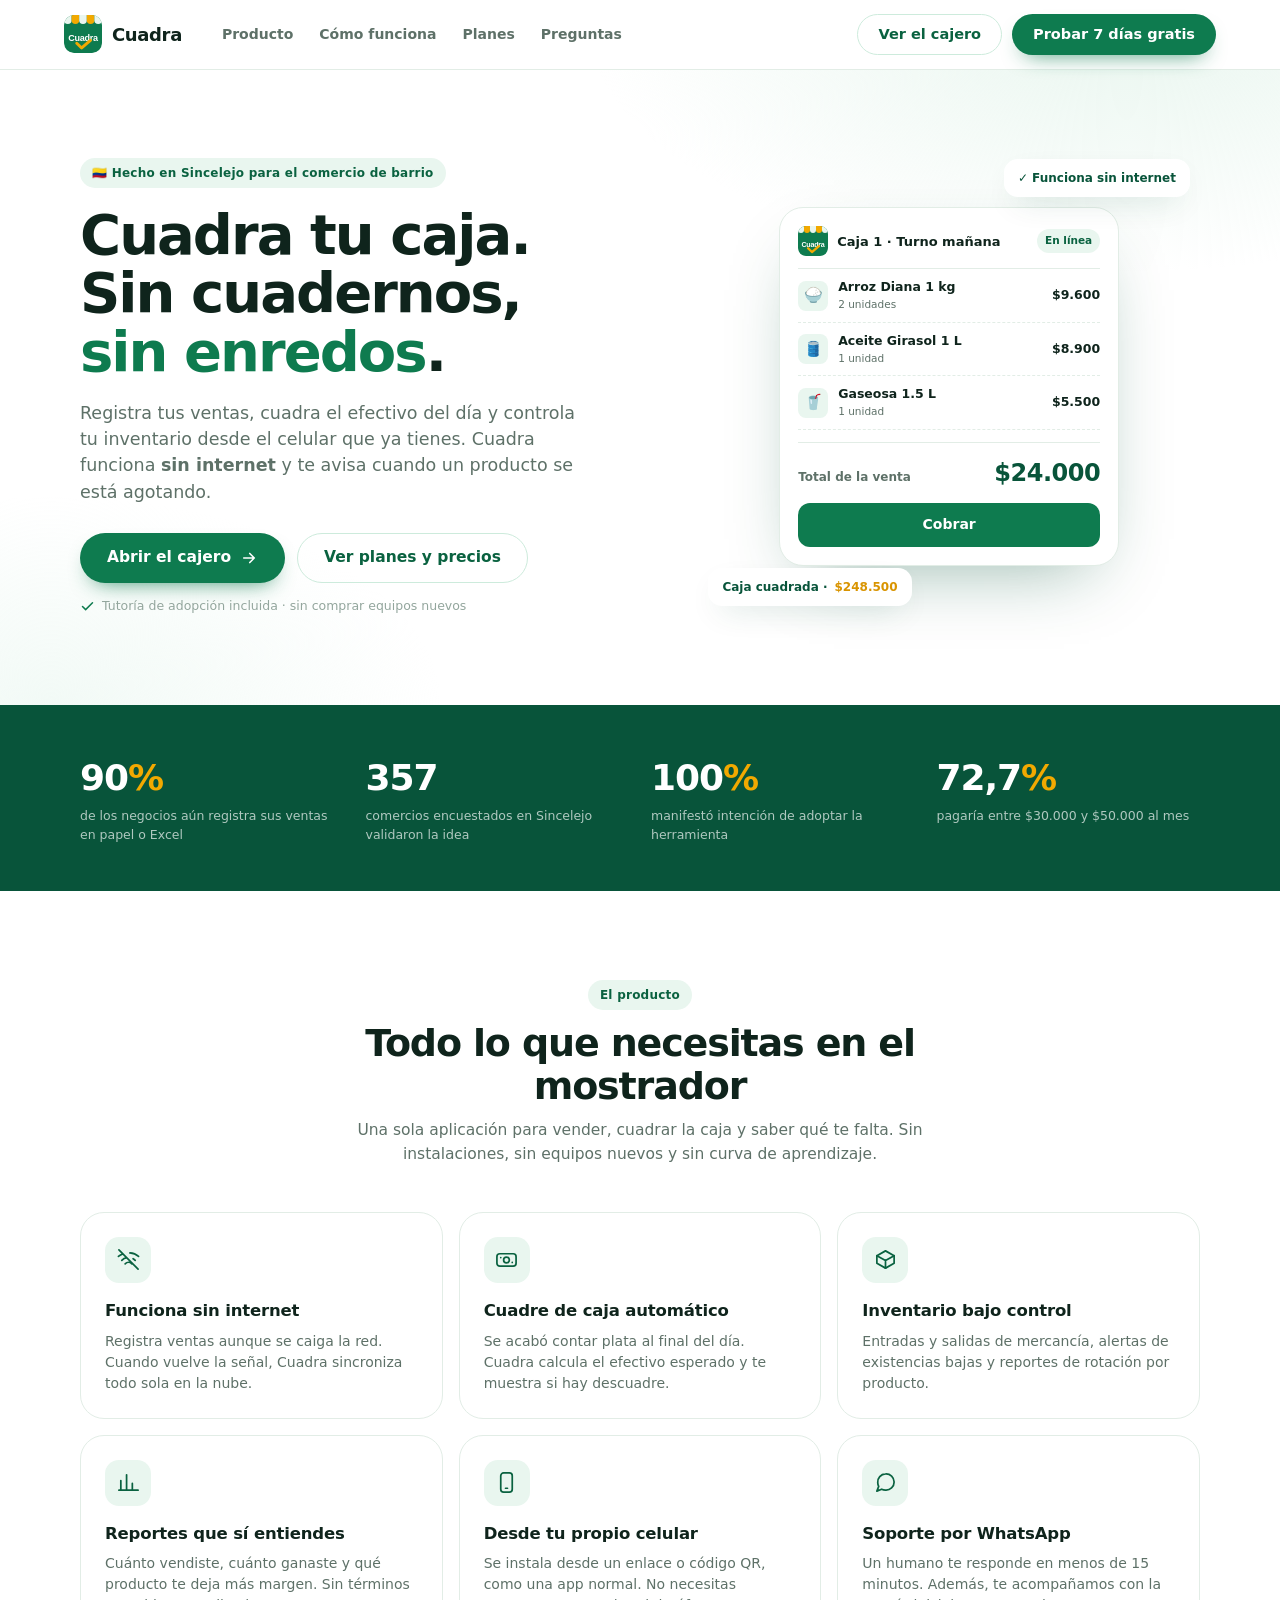
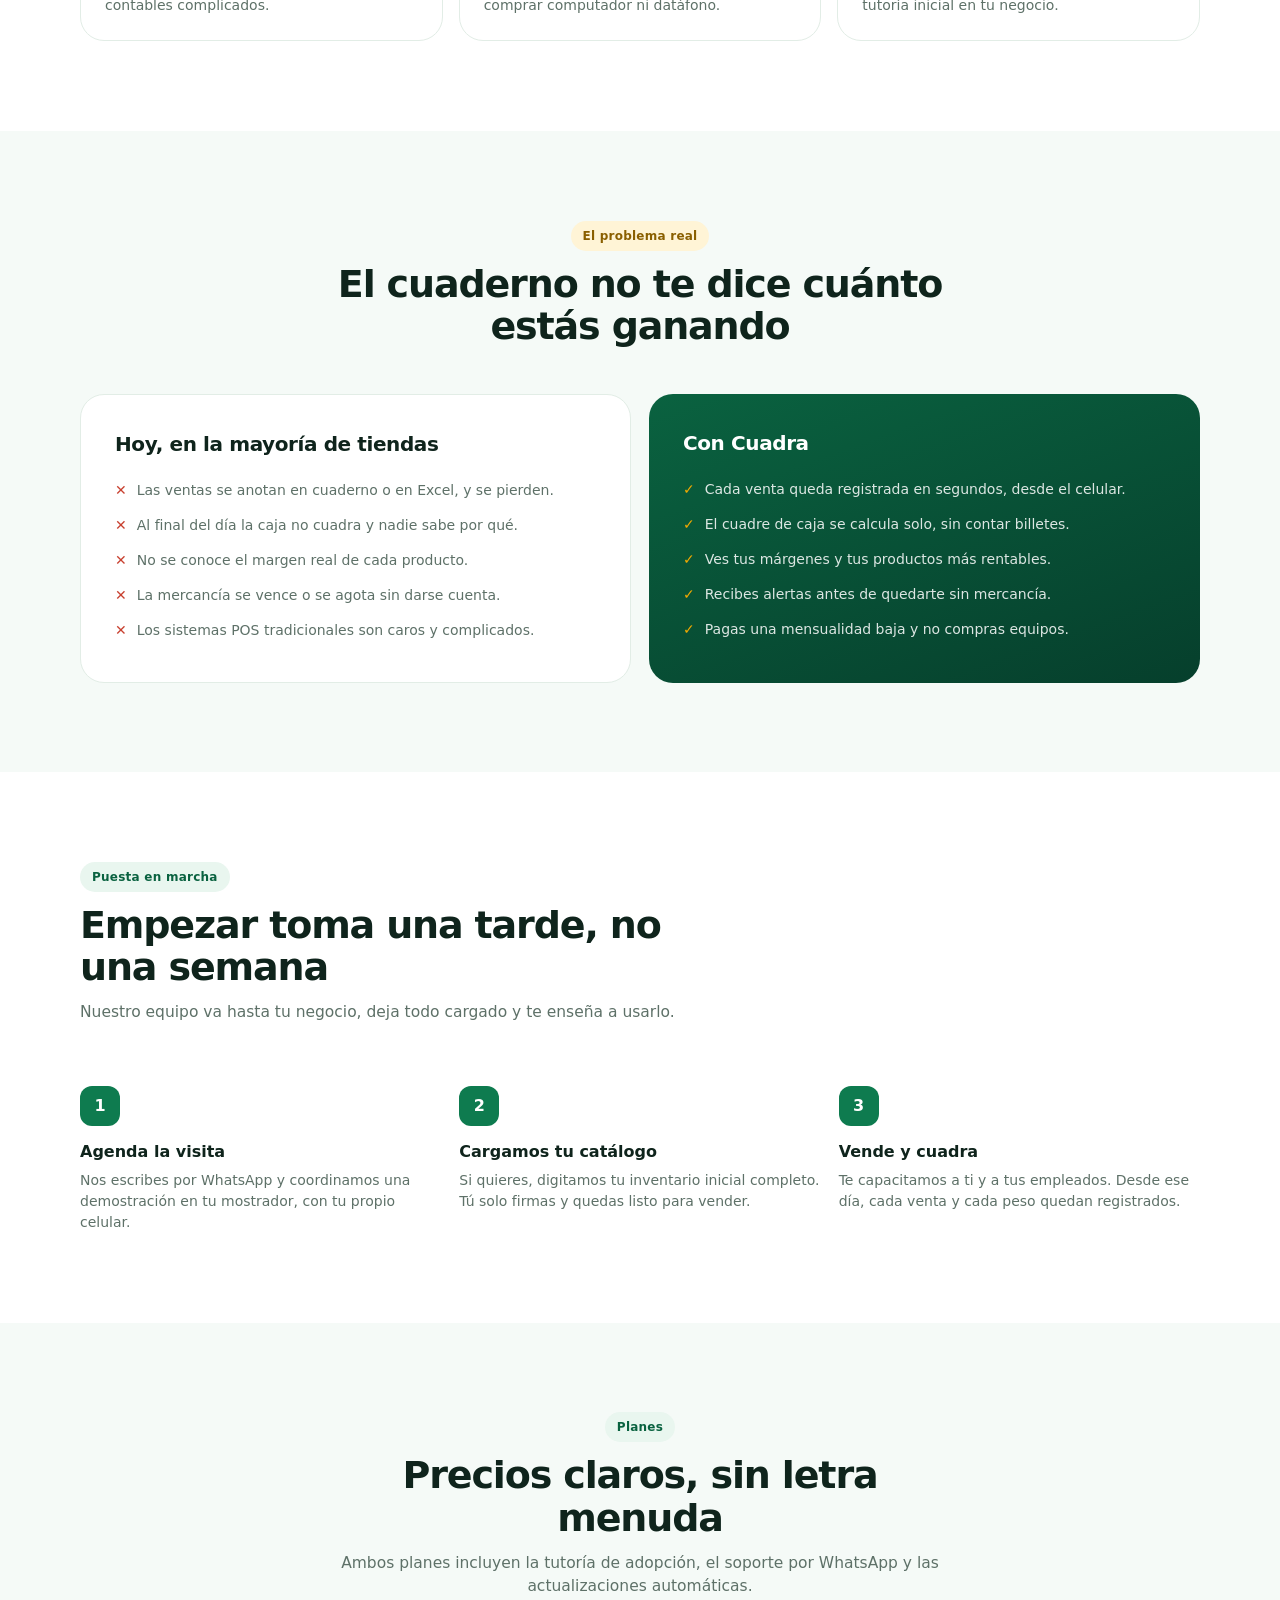
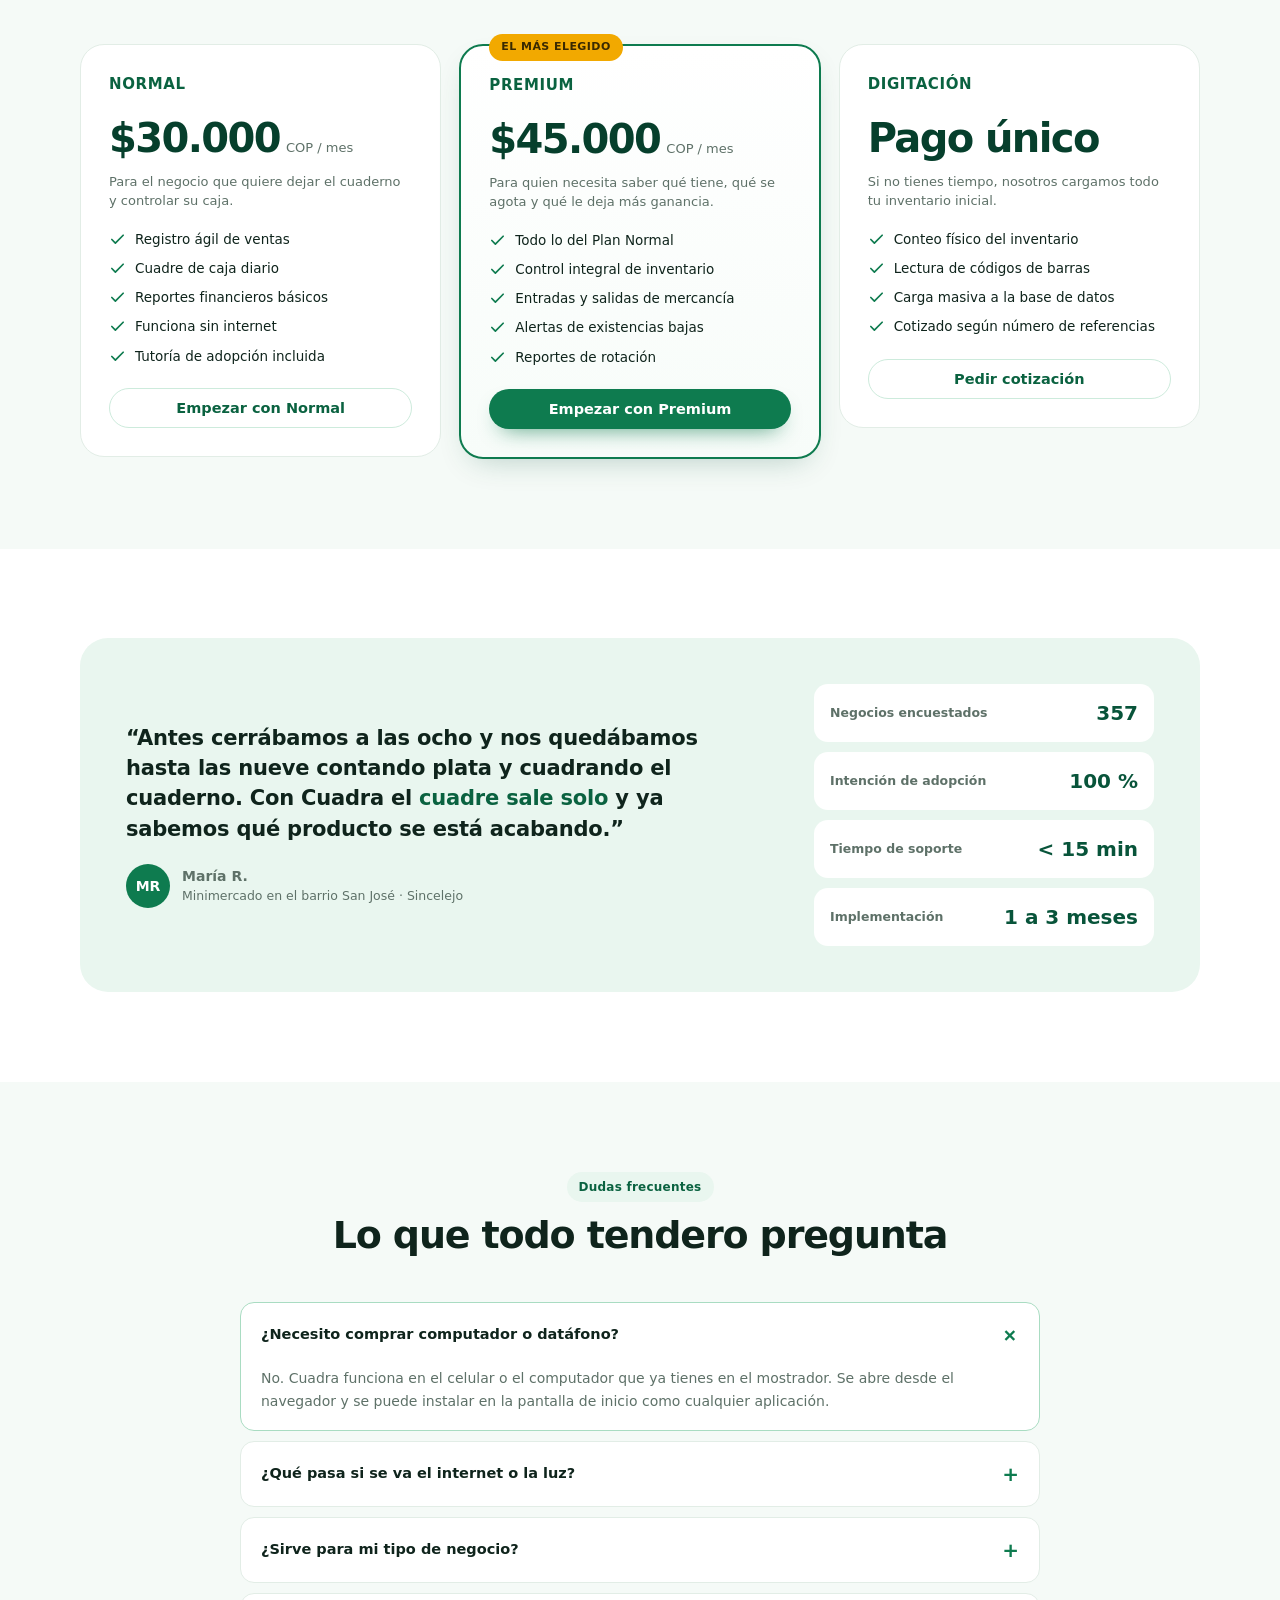
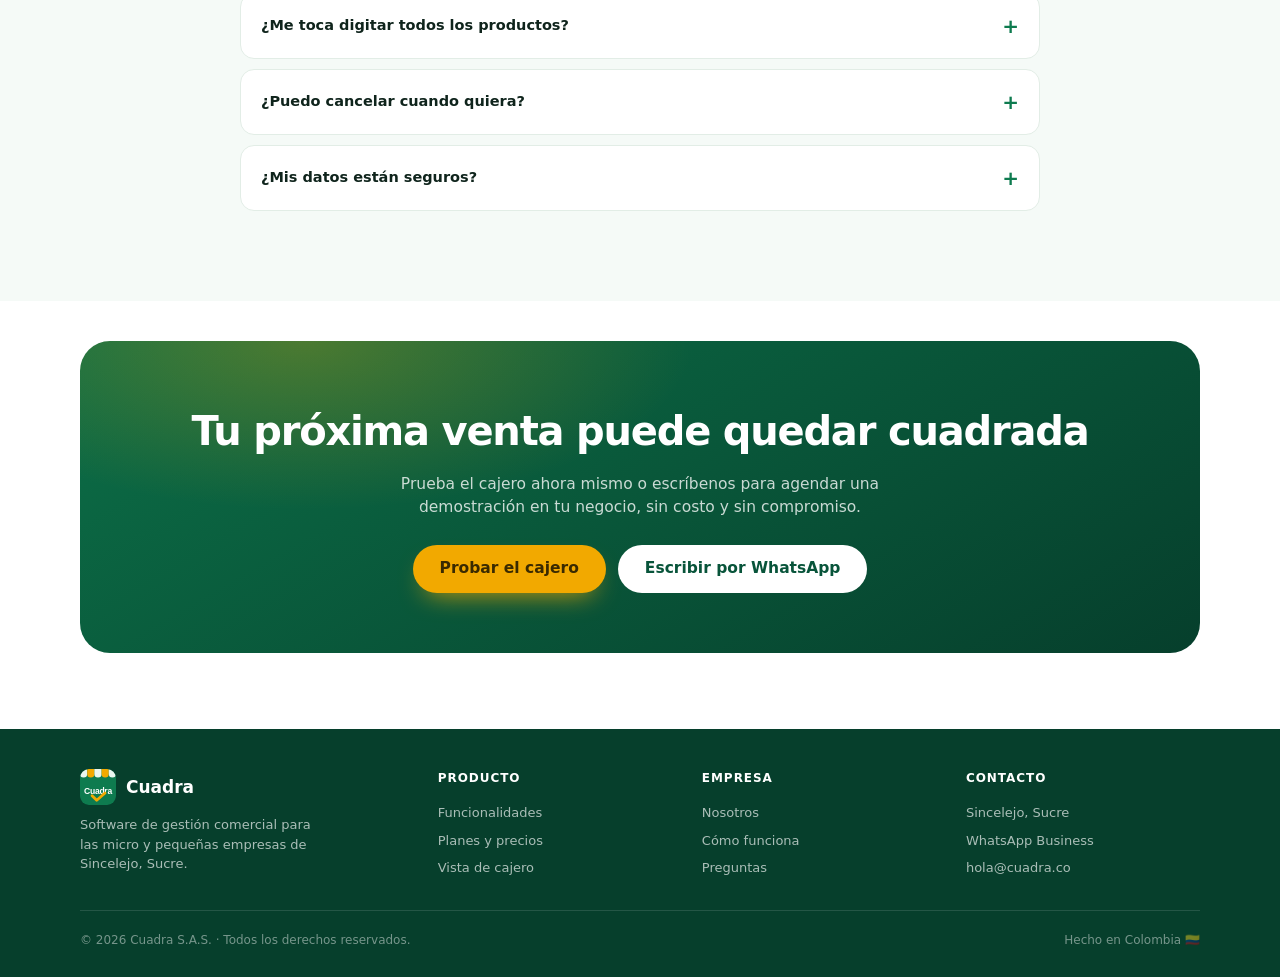
<file: index.html>
<!DOCTYPE html>
<html lang="es">
<head>
<meta charset="utf-8">
<meta name="viewport" content="width=device-width, initial-scale=1">
<title>Cuadra · Gestión de ventas e inventario</title>
<meta name="description" content="Cuadra es la aplicación de ventas e inventario para micro y pequeñas empresas de Sincelejo, Sucre.">
<meta name="theme-color" content="#0E7B4F">
<link rel="icon" href="assets/logo-cuadra.svg">
<link rel="canonical" href="nosotros.html">
<meta http-equiv="refresh" content="0; url=nosotros.html">
<style>
  html, body { height: 100%; }
  body {
    margin: 0; display: grid; place-items: center;
    font-family: "Segoe UI Variable Display", "Segoe UI", system-ui, sans-serif;
    background: radial-gradient(700px 400px at 50% 0%, #12815a 0%, #08543A 55%, #063F2C 100%);
    color: #fff; text-align: center; padding: 24px;
  }
  .logo {
    width: 96px; height: 96px; border-radius: 24px; background: #fff; padding: 5px;
    box-shadow: 0 24px 60px -24px rgba(0, 0, 0, .8);
  }
  h1 { font-size: 30px; letter-spacing: -.02em; margin: 18px 0 6px; }
  p { color: rgba(255, 255, 255, .7); font-size: 14px; margin: 0 0 22px; }
  a {
    display: inline-block; padding: 13px 24px; border-radius: 999px;
    background: #F2A900; color: #3A2A00; font-weight: 800; font-size: 14px;
    text-decoration: none;
  }
</style>
</head>
<body>
  <main>
    <img class="logo" src="assets/logo-cuadra.svg" alt="Cuadra">
    <h1>Cuadra</h1>
    <p>Cargando el sitio…</p>
    <a href="nosotros.html">Entrar</a>
  </main>
</body>
</html>
</file>
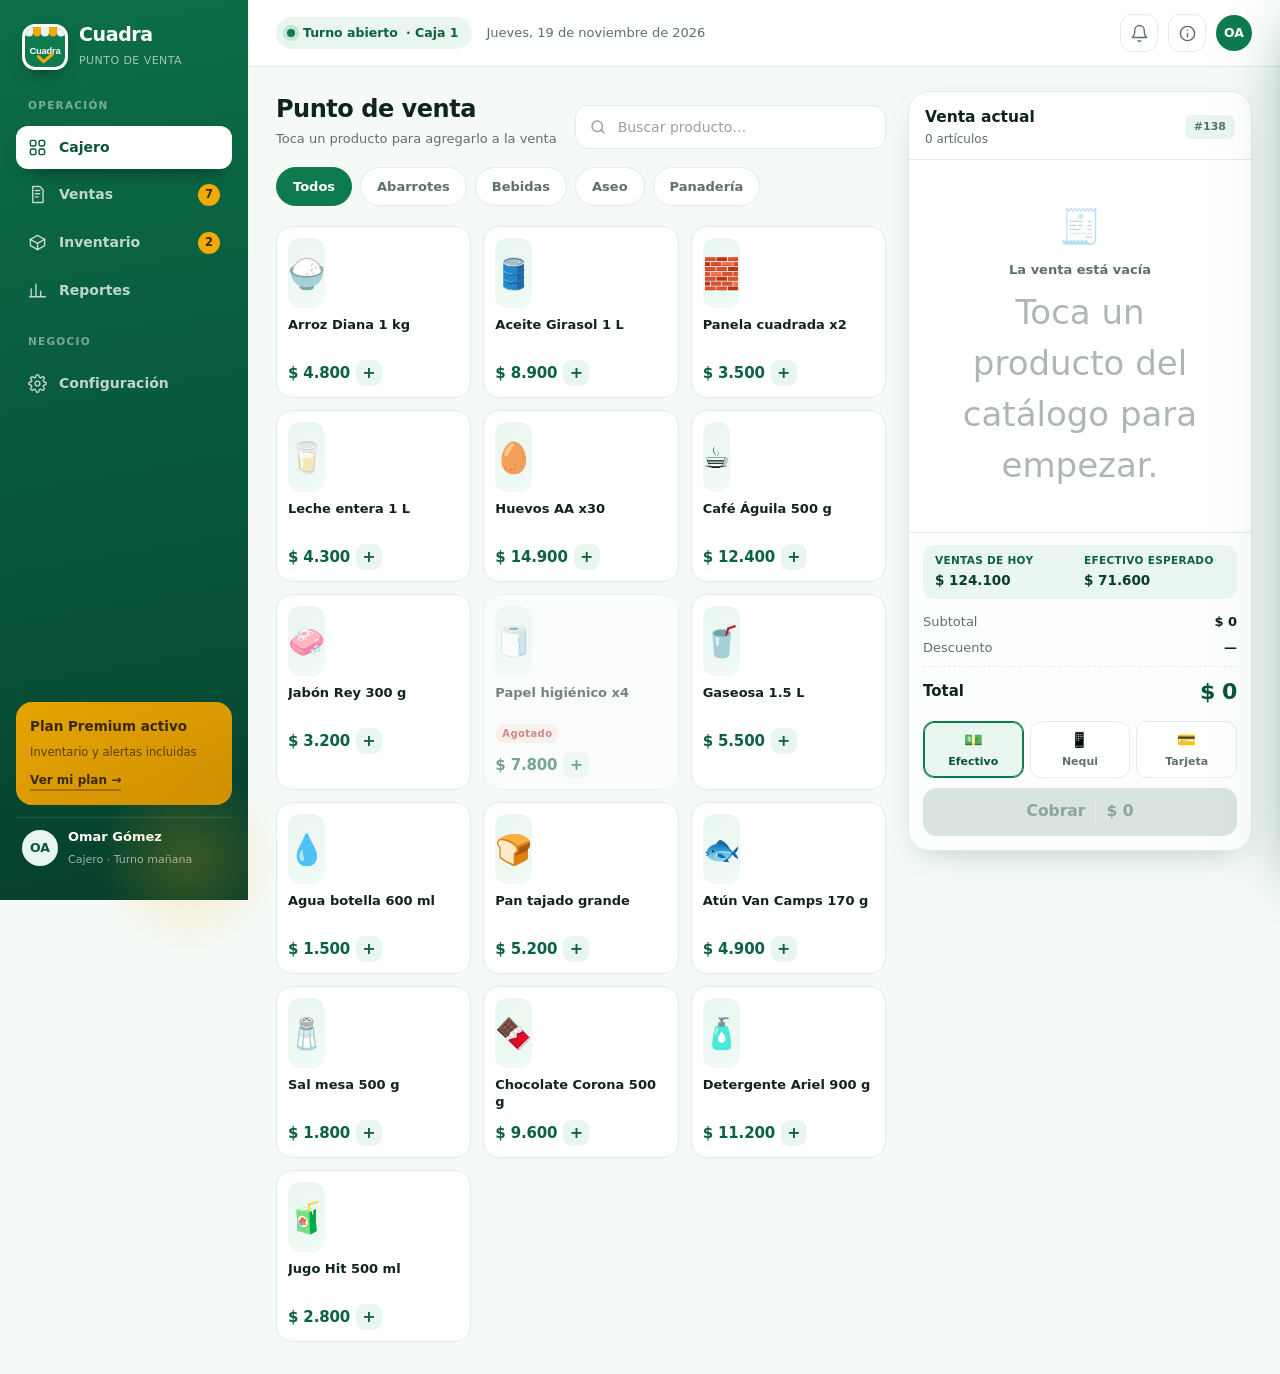
<file: cajero.html>
<!DOCTYPE html>
<html lang="es">
<head>
<meta charset="utf-8">
<meta name="viewport" content="width=device-width, initial-scale=1, viewport-fit=cover">
<meta name="theme-color" content="#0E7B4F">
<title>Cuadra · Cajero</title>
<link rel="icon" href="assets/logo-cuadra.svg">
<link rel="stylesheet" href="assets/app.css">
</head>
<body>

<div class="app">

  <!-- ================= BARRA LATERAL ================= -->
  <aside class="sidebar">
    <a class="marca" href="nosotros.html" title="Ir a la página Nosotros">
      <img class="marca__logo" src="assets/logo-cuadra.svg" alt="Cuadra">
      <span>
        <span class="marca__nombre">Cuadra</span><br>
        <span class="marca__sub">Punto de venta</span>
      </span>
    </a>

    <nav class="nav" aria-label="Navegación principal">
      <p class="nav__titulo">Operación</p>

      <a class="nav-item activo" href="#cajero" data-ir="cajero">
        <svg viewBox="0 0 24 24" fill="none" stroke="currentColor" stroke-width="1.8" stroke-linecap="round" stroke-linejoin="round"><rect x="3" y="3" width="7" height="7" rx="2"/><rect x="14" y="3" width="7" height="7" rx="2"/><rect x="3" y="14" width="7" height="7" rx="2"/><rect x="14" y="14" width="7" height="7" rx="2"/></svg>
        Cajero
      </a>

      <a class="nav-item" href="#ventas" data-ir="ventas">
        <svg viewBox="0 0 24 24" fill="none" stroke="currentColor" stroke-width="1.8" stroke-linecap="round" stroke-linejoin="round"><path d="M6 2h9l4 4v16H6z"/><path d="M9 7h6M9 11h6M9 15h4"/></svg>
        Ventas
        <span class="nav-item__badge" id="badgeVentas">0</span>
      </a>

      <a class="nav-item" href="#inventario" data-ir="inventario">
        <svg viewBox="0 0 24 24" fill="none" stroke="currentColor" stroke-width="1.8" stroke-linecap="round" stroke-linejoin="round"><path d="M21 8l-9-5-9 5v8l9 5 9-5z"/><path d="M3 8l9 5 9-5M12 13v8"/></svg>
        Inventario
        <span class="nav-item__badge" id="badgeInv">0</span>
      </a>

      <a class="nav-item" href="#reportes" data-ir="reportes">
        <svg viewBox="0 0 24 24" fill="none" stroke="currentColor" stroke-width="1.8" stroke-linecap="round" stroke-linejoin="round"><path d="M4 20V10M10 20V4M16 20v-7M22 20H2"/></svg>
        Reportes
      </a>

      <p class="nav__titulo" style="margin-top:18px">Negocio</p>

      <a class="nav-item" href="#config" data-ir="config">
        <svg viewBox="0 0 24 24" fill="none" stroke="currentColor" stroke-width="1.8" stroke-linecap="round" stroke-linejoin="round"><circle cx="12" cy="12" r="3"/><path d="M19.4 15a1.7 1.7 0 0 0 .3 1.9l.1.1a2 2 0 1 1-2.8 2.8l-.1-.1a1.7 1.7 0 0 0-1.9-.3 1.7 1.7 0 0 0-1 1.5V21a2 2 0 1 1-4 0v-.1a1.7 1.7 0 0 0-1.1-1.5 1.7 1.7 0 0 0-1.9.3l-.1.1a2 2 0 1 1-2.8-2.8l.1-.1a1.7 1.7 0 0 0 .3-1.9 1.7 1.7 0 0 0-1.5-1H3a2 2 0 1 1 0-4h.1A1.7 1.7 0 0 0 4.6 9a1.7 1.7 0 0 0-.3-1.9l-.1-.1a2 2 0 1 1 2.8-2.8l.1.1a1.7 1.7 0 0 0 1.9.3H9a1.7 1.7 0 0 0 1-1.5V3a2 2 0 1 1 4 0v.1a1.7 1.7 0 0 0 1 1.5 1.7 1.7 0 0 0 1.9-.3l.1-.1a2 2 0 1 1 2.8 2.8l-.1.1a1.7 1.7 0 0 0-.3 1.9V9a1.7 1.7 0 0 0 1.5 1H21a2 2 0 1 1 0 4h-.1a1.7 1.7 0 0 0-1.5 1z"/></svg>
        Configuración
      </a>
    </nav>

    <div class="sidebar__pie">
      <div class="tarjeta-plan">
        <strong>Plan Premium activo</strong>
        <span>Inventario y alertas incluidas</span>
        <a href="nosotros.html#planes">Ver mi plan →</a>
      </div>
      <div class="usuario">
        <span class="avatar">OA</span>
        <span class="usuario__info">
          <b>Omar Gómez</b>
          <span>Cajero · Turno mañana</span>
        </span>
      </div>
    </div>
  </aside>

  <!-- ================= CONTENIDO ================= -->
  <main class="pos">

    <header class="topbar">
      <a class="topbar__marca" href="nosotros.html">
        <img src="assets/logo-cuadra.svg" alt="">
        <span>Cuadra</span>
      </a>

      <span class="estado"><span class="estado__punto"></span> Turno abierto<span class="estado__extra"> · Caja 1</span></span>
      <span class="topbar__fecha">Jueves, 19 de noviembre de 2026</span>

      <div class="topbar__acciones">
        <button class="icono-btn" type="button" aria-label="Notificaciones" data-ir="inventario">
          <svg viewBox="0 0 24 24" fill="none" stroke="currentColor" stroke-width="1.8" stroke-linecap="round" stroke-linejoin="round"><path d="M18 8a6 6 0 1 0-12 0c0 7-3 9-3 9h18s-3-2-3-9"/><path d="M13.7 21a2 2 0 0 1-3.4 0"/></svg>
        </button>
        <a class="icono-btn icono-btn--info" href="nosotros.html" aria-label="Ver la página del producto">
          <svg viewBox="0 0 24 24" fill="none" stroke="currentColor" stroke-width="1.8" stroke-linecap="round" stroke-linejoin="round"><circle cx="12" cy="12" r="9"/><path d="M12 16v-4M12 8h.01"/></svg>
        </a>
        <a class="avatar" href="#config" data-ir="config" style="background:#0E7B4F;color:#fff" title="Configuración">OA</a>
      </div>
    </header>

    <!-- ---------- VISTA: CAJERO ---------- -->
    <section class="vista activa" id="vista-cajero">
      <div class="pos-grid">

        <div class="catalogo" aria-label="Catálogo de productos">
          <div class="catalogo__cab">
            <div>
              <h1>Punto de venta</h1>
              <p class="muted">Toca un producto para agregarlo a la venta</p>
            </div>
            <div class="buscador">
              <svg viewBox="0 0 24 24" fill="none" stroke="currentColor" stroke-width="2" stroke-linecap="round"><circle cx="11" cy="11" r="7"/><path d="m20 20-3.5-3.5"/></svg>
              <input id="buscar" type="search" placeholder="Buscar producto…" aria-label="Buscar producto">
            </div>
          </div>

          <div class="chips" id="chips" role="tablist" aria-label="Categorías"></div>
          <div class="productos" id="productos"></div>
        </div>

        <aside class="ticket" id="ticket" aria-label="Venta actual">
          <div class="ticket__cab">
            <div>
              <h2>Venta actual</h2>
              <p id="cantidadItems">0 artículos</p>
            </div>
            <span class="ticket__folio" id="folio">#124</span>
            <button class="icono-btn ticket__cerrar" id="cerrarTicket" type="button" aria-label="Cerrar">
              <svg viewBox="0 0 24 24" fill="none" stroke="currentColor" stroke-width="2" stroke-linecap="round"><path d="M18 6 6 18M6 6l12 12"/></svg>
            </button>
          </div>

          <div class="ticket__items" id="items"></div>

          <div class="ticket__pie">
            <div class="resumen-turno">
              <div><span>Ventas de hoy</span><b id="ventasHoy">$0</b></div>
              <div><span>Efectivo esperado</span><b id="efectivoHoy">$0</b></div>
            </div>

            <div class="fila"><span>Subtotal</span><b id="subtotal">$0</b></div>
            <div class="fila"><span>Descuento</span><b>—</b></div>
            <div class="fila fila--total"><span>Total</span><b id="total">$0</b></div>

            <div class="pagos" role="group" aria-label="Método de pago">
              <button class="pago activo" type="button" data-pago="Efectivo"><em>💵</em> Efectivo</button>
              <button class="pago" type="button" data-pago="Nequi"><em>📱</em> Nequi</button>
              <button class="pago" type="button" data-pago="Tarjeta"><em>💳</em> Tarjeta</button>
            </div>

            <button class="btn-cobrar" id="cobrar" type="button">
              Cobrar <span id="cobrarTotal">$0</span>
            </button>
          </div>
        </aside>

      </div>
    </section>

    <!-- ---------- VISTA: VENTAS ---------- -->
    <section class="vista panel-vista" id="vista-ventas">
      <div class="vista-cab">
        <div>
          <h1>Ventas</h1>
          <p class="muted">Historial de transacciones del negocio</p>
        </div>
        <div class="acciones">
          <div class="buscador">
            <svg viewBox="0 0 24 24" fill="none" stroke="currentColor" stroke-width="2" stroke-linecap="round"><circle cx="11" cy="11" r="7"/><path d="m20 20-3.5-3.5"/></svg>
            <input id="buscarVenta" type="search" placeholder="Buscar por folio o producto…" aria-label="Buscar venta">
          </div>
          <button class="btn btn-primary" type="button" data-ir="cajero">+ Nueva venta</button>
        </div>
      </div>

      <div class="kpis" id="kpisVentas"></div>

      <div class="chips" id="chipsVentas" role="tablist" aria-label="Periodo">
        <button class="chip activo" data-periodo="hoy">Hoy</button>
        <button class="chip" data-periodo="semana">Últimos 7 días</button>
        <button class="chip" data-periodo="todas">Todas</button>
        <button class="chip" data-periodo="anuladas">Anuladas</button>
      </div>

      <div class="lista">
        <div class="lista__cab">
          <span>Folio y fecha</span>
          <span style="margin-left:auto">Método · Total · Estado</span>
        </div>
        <div id="listaVentas"></div>
      </div>
    </section>

    <!-- ---------- VISTA: INVENTARIO ---------- -->
    <section class="vista panel-vista" id="vista-inventario">
      <div class="vista-cab">
        <div>
          <h1>Inventario</h1>
          <p class="muted">Existencias, precios y alertas de reposición</p>
        </div>
        <div class="acciones">
          <div class="buscador">
            <svg viewBox="0 0 24 24" fill="none" stroke="currentColor" stroke-width="2" stroke-linecap="round"><circle cx="11" cy="11" r="7"/><path d="m20 20-3.5-3.5"/></svg>
            <input id="buscarInv" type="search" placeholder="Buscar por nombre o SKU…" aria-label="Buscar producto">
          </div>
          <button class="btn btn-primary" type="button" id="nuevoProducto">+ Producto</button>
        </div>
      </div>

      <div class="kpis" id="kpisInv"></div>

      <div class="chips" id="chipsInv" role="tablist" aria-label="Categorías">
        <button class="chip activo" data-cat="Todos">Todos</button>
        <button class="chip" data-cat="Abarrotes">Abarrotes</button>
        <button class="chip" data-cat="Bebidas">Bebidas</button>
        <button class="chip" data-cat="Aseo">Aseo</button>
        <button class="chip" data-cat="Panadería">Panadería</button>
        <button class="chip" id="soloAlertas" aria-pressed="false">⚠ Solo alertas</button>
      </div>

      <div class="lista">
        <div class="lista__cab">
          <span>Producto</span>
          <span style="margin-left:auto">Precio · Stock · Estado</span>
        </div>
        <div id="listaInv"></div>
      </div>
    </section>

    <!-- ---------- VISTA: REPORTES ---------- -->
    <section class="vista panel-vista" id="vista-reportes">
      <div class="vista-cab">
        <div>
          <h1>Reportes</h1>
          <p class="muted">Resumen de los últimos 7 días</p>
        </div>
      </div>

      <div class="kpis" id="kpisReportes"></div>

      <div class="rejilla-reportes">
        <div class="tarjeta-panel">
          <h3>Ventas por día</h3>
          <div class="barras" id="barrasDias"></div>
        </div>

        <div class="tarjeta-panel">
          <h3>Métodos de pago</h3>
          <div id="metodosPago"></div>
        </div>

        <div class="tarjeta-panel">
          <h3>Productos más vendidos</h3>
          <div id="topProductos"></div>
        </div>

        <div class="tarjeta-panel">
          <h3>Cuadre de hoy</h3>
          <div id="cuadreHoy"></div>
        </div>
      </div>
    </section>

    <!-- ---------- VISTA: CONFIGURACIÓN ---------- -->
    <section class="vista panel-vista" id="vista-config">
      <div class="vista-cab">
        <div>
          <h1>Configuración</h1>
          <p class="muted">Datos del negocio y preferencias</p>
        </div>
      </div>

      <form class="tarjeta-panel" id="formConfig" style="max-width:640px">
        <div class="grid-2">
          <div class="campo">
            <label for="cfgNegocio">Nombre del negocio</label>
            <input id="cfgNegocio" type="text" autocomplete="organization">
          </div>
          <div class="campo">
            <label for="cfgNit">NIT</label>
            <input id="cfgNit" type="text">
          </div>
          <div class="campo">
            <label for="cfgTelefono">Teléfono / WhatsApp</label>
            <input id="cfgTelefono" type="tel">
          </div>
          <div class="campo">
            <label for="cfgDireccion">Dirección</label>
            <input id="cfgDireccion" type="text">
          </div>
        </div>

        <div class="preferencias">
          <div class="pref">
            <div>
              <b>Alertas de stock bajo</b>
              <span>Avisar cuando un producto llegue al mínimo</span>
            </div>
            <button type="button" class="switch" data-switch="alertas" aria-checked="true" aria-label="Alertas de stock bajo"></button>
          </div>

          <div class="pref">
            <div>
              <b>Resumen diario</b>
              <span>Enviar el cuadre de caja al cerrar el turno</span>
            </div>
            <button type="button" class="switch" data-switch="resumen" aria-checked="true" aria-label="Resumen diario"></button>
          </div>

          <div class="pref">
            <div>
              <b>Modo sin conexión</b>
              <span>Guardar las ventas en el dispositivo cuando no haya internet</span>
            </div>
            <button type="button" class="switch" data-switch="offline" aria-checked="true" aria-label="Modo sin conexión"></button>
          </div>
        </div>

        <button class="btn btn-primary" type="submit">Guardar cambios</button>
      </form>
    </section>

  </main>
</div>

<!-- ================= NAVEGACIÓN MÓVIL ================= -->
<nav class="bottom-nav" aria-label="Navegación móvil">
  <a class="activo" href="#cajero" data-ir="cajero">
    <svg viewBox="0 0 24 24" fill="none" stroke="currentColor" stroke-width="1.8" stroke-linecap="round" stroke-linejoin="round"><rect x="3" y="3" width="7" height="7" rx="2"/><rect x="14" y="3" width="7" height="7" rx="2"/><rect x="3" y="14" width="7" height="7" rx="2"/><rect x="14" y="14" width="7" height="7" rx="2"/></svg>
    Cajero
  </a>
  <a href="#ventas" data-ir="ventas">
    <svg viewBox="0 0 24 24" fill="none" stroke="currentColor" stroke-width="1.8" stroke-linecap="round" stroke-linejoin="round"><path d="M6 2h9l4 4v16H6z"/><path d="M9 7h6M9 11h6M9 15h4"/></svg>
    Ventas
  </a>
  <a href="#inventario" data-ir="inventario">
    <svg viewBox="0 0 24 24" fill="none" stroke="currentColor" stroke-width="1.8" stroke-linecap="round" stroke-linejoin="round"><path d="M21 8l-9-5-9 5v8l9 5 9-5z"/><path d="M3 8l9 5 9-5M12 13v8"/></svg>
    Inventario
  </a>
  <a href="#reportes" data-ir="reportes">
    <svg viewBox="0 0 24 24" fill="none" stroke="currentColor" stroke-width="1.8" stroke-linecap="round" stroke-linejoin="round"><path d="M4 20V10M10 20V4M16 20v-7M22 20H2"/></svg>
    Reportes
  </a>
</nav>

<!-- Barra flotante del carrito (móvil) -->
<div class="cart-bar" id="cartBar" hidden>
  <div class="cart-bar__info">
    <span id="cartBarInfo">0 artículos</span>
    <b id="cartBarTotal">$0</b>
  </div>
  <button type="button" id="abrirTicket">Ver venta</button>
</div>

<div class="scrim" id="scrim"></div>

<!-- ================= MODAL DE COBRO ================= -->
<div class="modal" id="modal" role="dialog" aria-modal="true" aria-labelledby="modalTitulo">
  <div class="modal__caja">
    <div class="modal__icono">
      <svg viewBox="0 0 24 24" fill="none" stroke="currentColor" stroke-width="2" stroke-linecap="round" stroke-linejoin="round"><path d="M20 6 9 17l-5-5"/></svg>
    </div>
    <h3 id="modalTitulo">Confirmar cobro</h3>
    <p>Revisa el monto antes de cerrar la venta.</p>

    <div class="modal__total">
      <span>Total a cobrar</span>
      <b id="modalTotal">$0</b>
    </div>

    <div class="campo">
      <label for="efectivo">Efectivo recibido</label>
      <input id="efectivo" type="number" inputmode="numeric" min="0" step="100" placeholder="0">
    </div>

    <div class="cambio">
      <span>Cambio</span>
      <b id="cambio">$0</b>
    </div>

    <div class="modal__acciones">
      <button class="btn btn-ghost" type="button" id="cerrarModal">Cancelar</button>
      <button class="btn btn-primary" type="button" id="confirmarVenta">Registrar venta</button>
    </div>
  </div>
</div>

<!-- ================= DETALLE DE VENTA ================= -->
<div class="drawer" id="drawerVenta" aria-hidden="true">
  <div class="drawer__fondo" data-cerrar-drawer></div>
  <aside class="drawer__caja" role="dialog" aria-modal="true" aria-labelledby="dvTitulo">
    <header class="drawer__cab">
      <div>
        <h2 id="dvTitulo">Venta</h2>
        <p id="dvFecha">—</p>
      </div>
      <button class="icono-btn" type="button" data-cerrar-drawer aria-label="Cerrar">
        <svg viewBox="0 0 24 24" fill="none" stroke="currentColor" stroke-width="2" stroke-linecap="round"><path d="M18 6 6 18M6 6l12 12"/></svg>
      </button>
    </header>

    <div class="drawer__cuerpo" id="dvItems"></div>

    <footer class="drawer__pie">
      <div class="fila fila--total"><span>Total</span><b id="dvTotal">$0</b></div>
      <button class="btn btn-ghost btn-block" type="button" id="dvAnular">Anular venta</button>
    </footer>
  </aside>
</div>

<!-- ================= MODAL DE PRODUCTO ================= -->
<div class="modal" id="modalProducto" role="dialog" aria-modal="true" aria-labelledby="mpTitulo">
  <div class="modal__caja">
    <h3 id="mpTitulo">Editar producto</h3>
    <p>Los cambios se guardan en tu inventario.</p>

    <form id="formProducto" style="margin-top:16px">
      <input type="hidden" id="mpId">

      <div class="campo">
        <label for="mpNombre">Nombre del producto</label>
        <input id="mpNombre" type="text" required>
      </div>

      <div class="grid-2">
        <div class="campo">
          <label for="mpPrecio">Precio</label>
          <input id="mpPrecio" type="number" min="0" step="100" required>
        </div>
        <div class="campo">
          <label for="mpStock">Stock actual</label>
          <input id="mpStock" type="number" min="0">
        </div>
      </div>

      <div class="grid-2">
        <div class="campo">
          <label for="mpMin">Stock mínimo</label>
          <input id="mpMin" type="number" min="0">
        </div>
        <div class="campo">
          <label for="mpCategoria">Categoría</label>
          <select id="mpCategoria">
            <option>Abarrotes</option>
            <option>Bebidas</option>
            <option>Aseo</option>
            <option>Panadería</option>
          </select>
        </div>
      </div>

      <div class="modal__acciones">
        <button class="btn btn-ghost" type="button" data-cerrar-modal>Cancelar</button>
        <button class="btn btn-primary" type="submit">Guardar</button>
      </div>
    </form>
  </div>
</div>

<div class="toast" id="toast" role="status" aria-live="polite">
  <svg viewBox="0 0 24 24" fill="none" stroke="currentColor" stroke-width="2.4" stroke-linecap="round" stroke-linejoin="round"><path d="M20 6 9 17l-5-5"/></svg>
  <span>Producto agregado</span>
</div>

<script src="assets/app.js"></script>
</body>
</html>
</file>
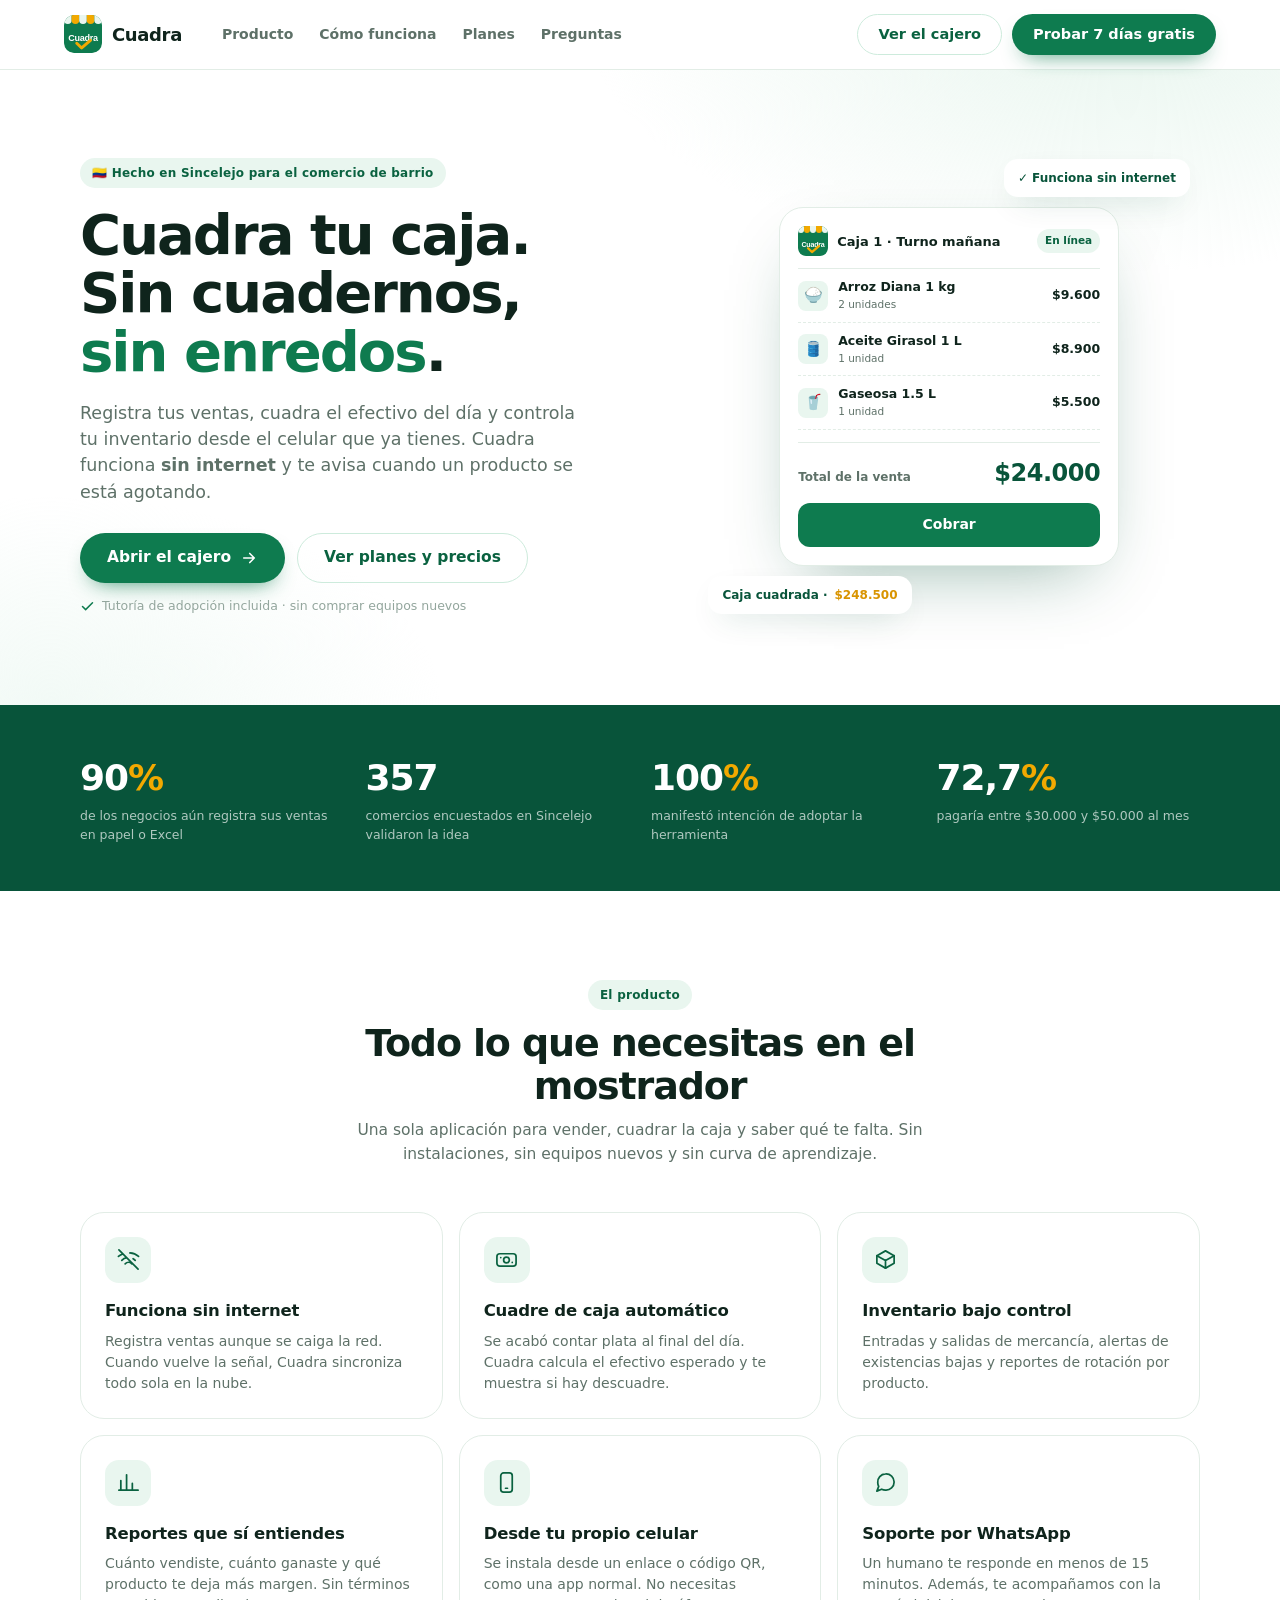
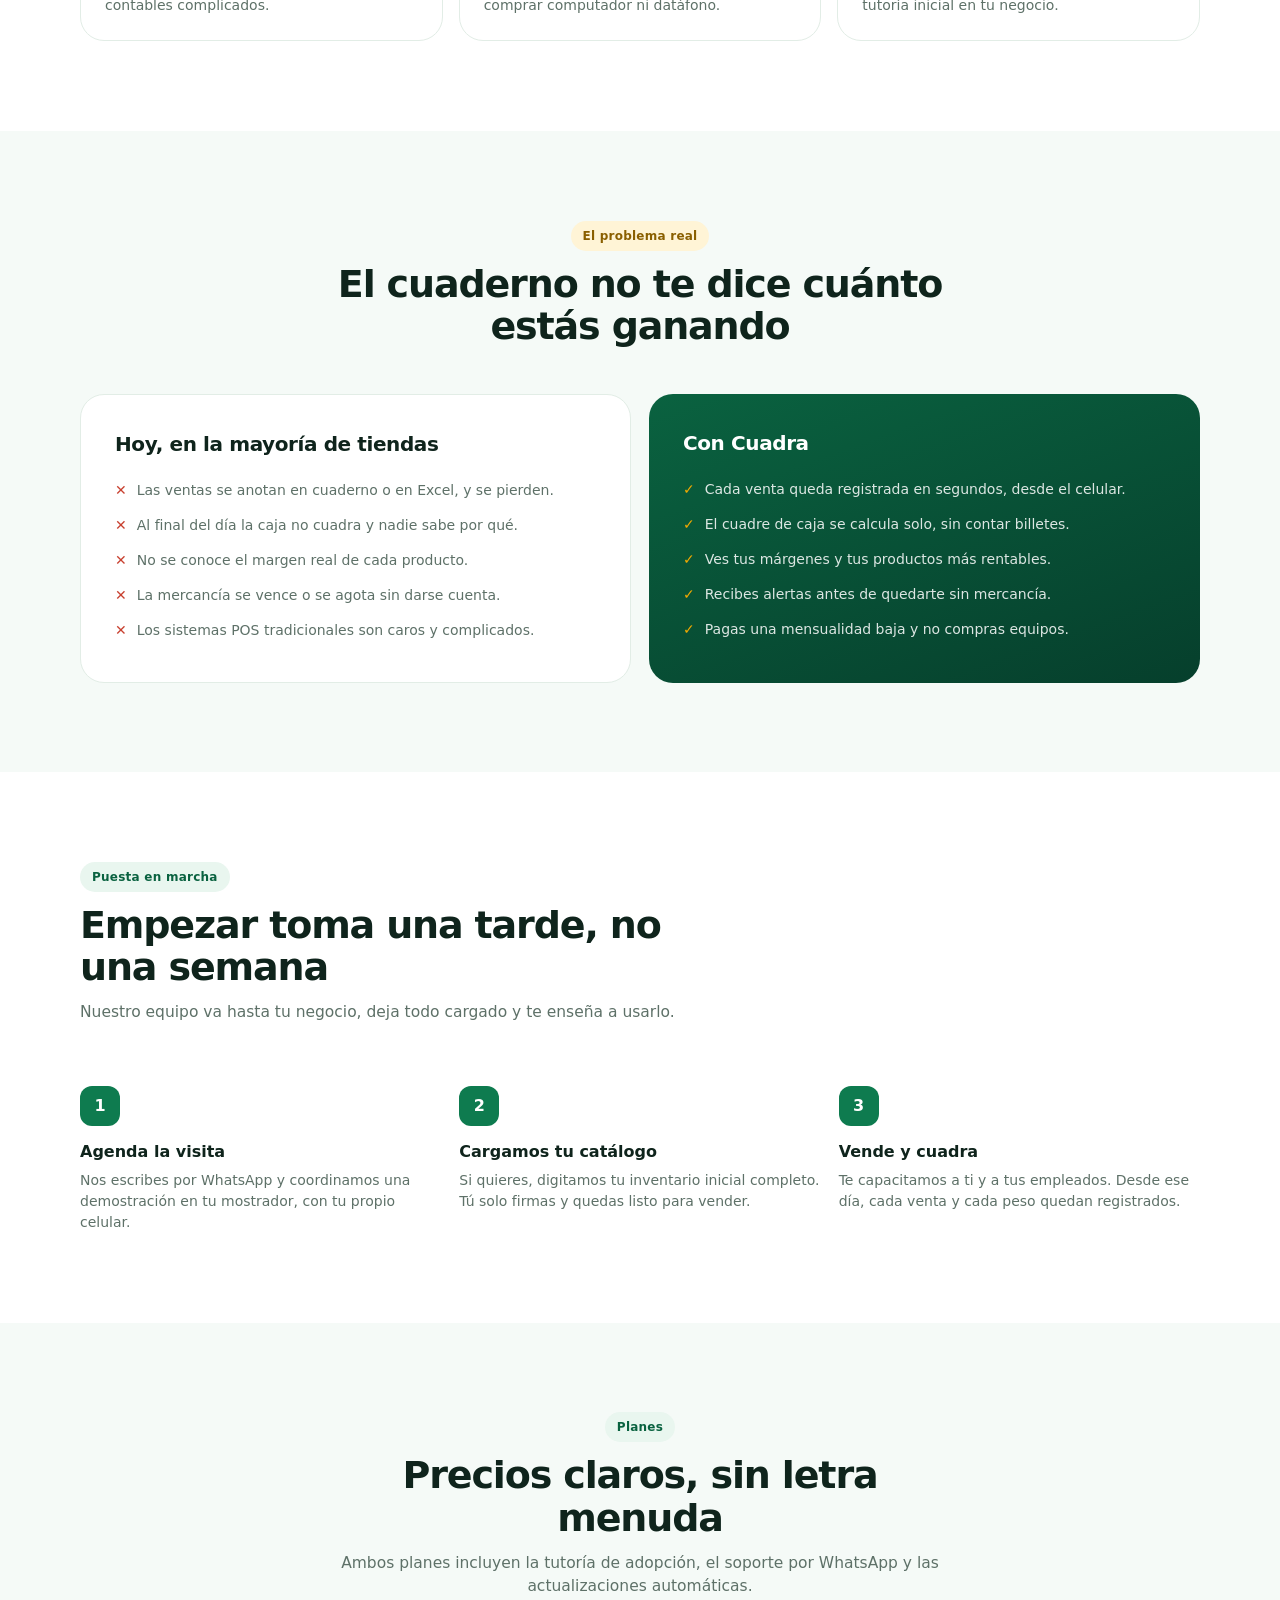
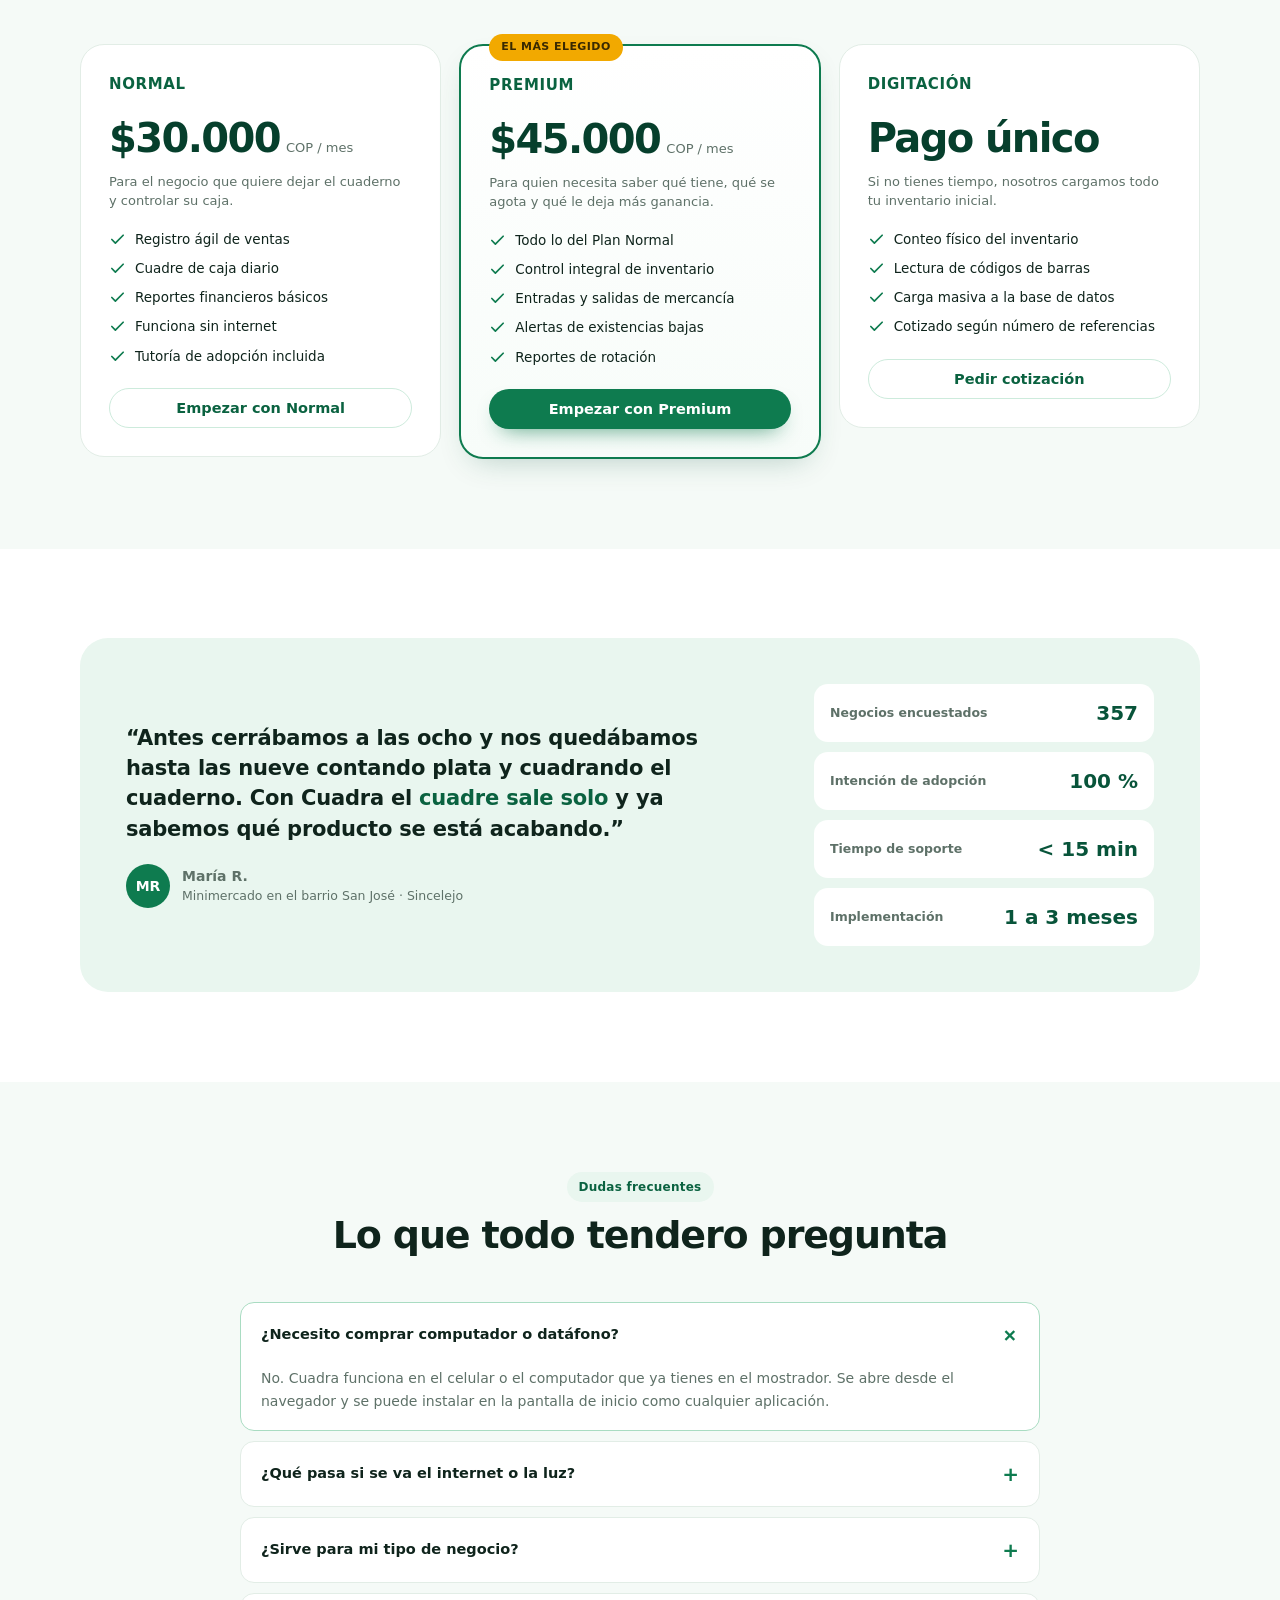
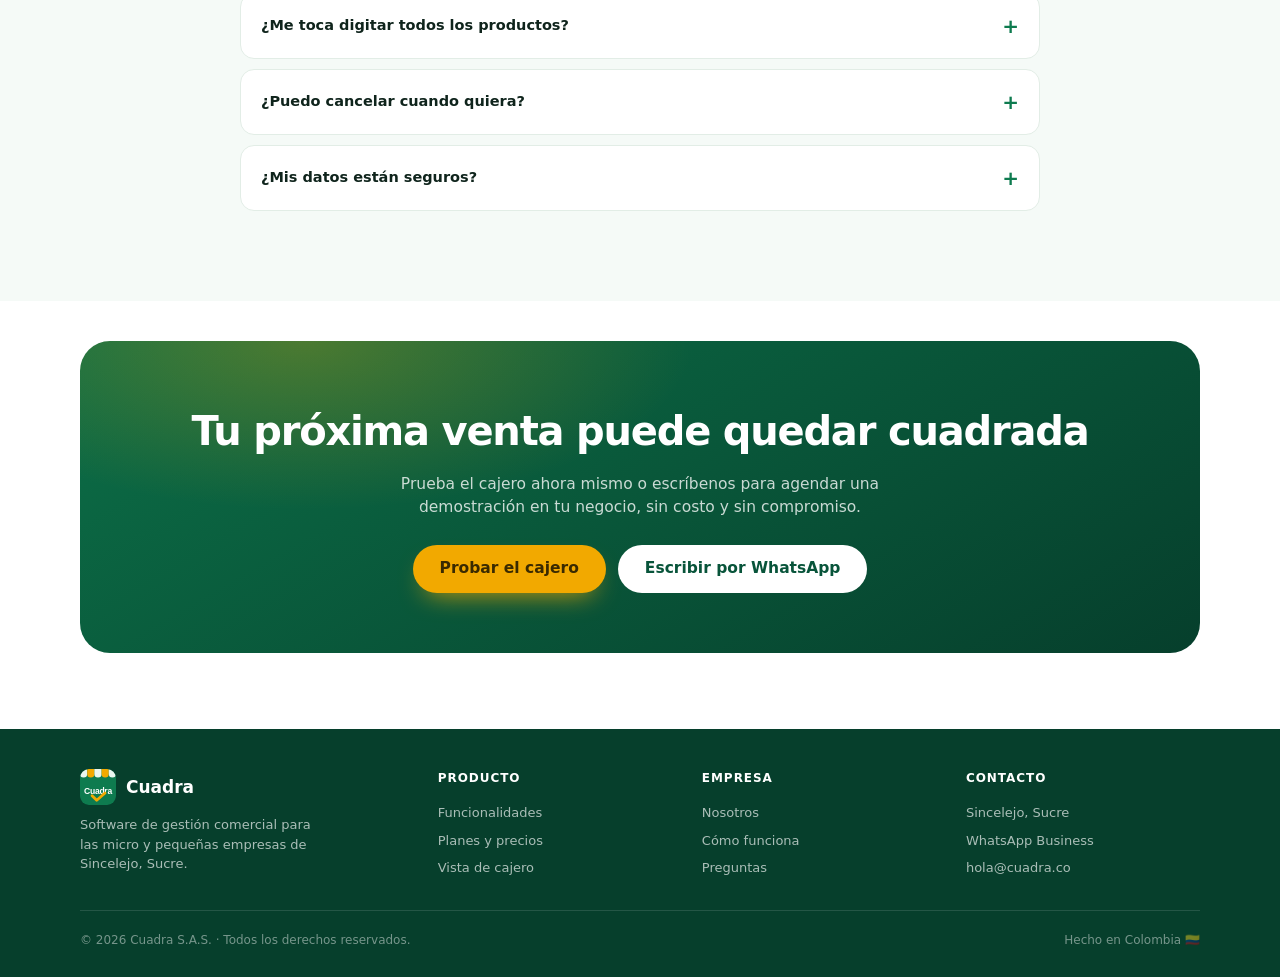
<file: nosotros.html>
<!DOCTYPE html>
<html lang="es">
<head>
<meta charset="utf-8">
<meta name="viewport" content="width=device-width, initial-scale=1, viewport-fit=cover">
<meta name="theme-color" content="#0E7B4F">
<title>Cuadra · Tu caja cuadrada, sin cuadernos</title>
<meta name="description" content="Cuadra es la aplicación de ventas e inventario para tiendas de barrio, minimercados y papelerías de Sincelejo. Funciona sin internet y desde tu celular.">
<link rel="icon" href="assets/logo-cuadra.svg">
<link rel="stylesheet" href="assets/app.css">
</head>
<body class="site">

<!-- ================= NAVEGACIÓN ================= -->
<header class="site-nav">
  <a class="site-nav__marca" href="nosotros.html">
    <img src="assets/logo-cuadra.svg" alt="Cuadra">
    Cuadra
  </a>

  <nav class="site-nav__links" aria-label="Secciones">
    <a href="#producto">Producto</a>
    <a href="#como-funciona">Cómo funciona</a>
    <a href="#planes">Planes</a>
    <a href="#preguntas">Preguntas</a>
  </nav>

  <div class="site-nav__cta">
    <a class="btn btn-ghost" href="cajero.html">Ver el cajero</a>
    <a class="btn btn-primary" href="#planes">Probar 7 días gratis</a>
  </div>
</header>

<main>

  <!-- ================= HERO ================= -->
  <section class="hero">
    <div class="envoltura hero__grid">
      <div>
        <span class="etiqueta">
          🇨🇴 Hecho en Sincelejo para el comercio de barrio
        </span>

        <h1>Cuadra tu caja.<br>Sin cuadernos, <em>sin enredos</em>.</h1>

        <p class="hero__texto">
          Registra tus ventas, cuadra el efectivo del día y controla tu inventario
          desde el celular que ya tienes. Cuadra funciona <b>sin internet</b> y te
          avisa cuando un producto se está agotando.
        </p>

        <div class="hero__acciones">
          <a class="btn btn-primary btn-lg" href="cajero.html">
            Abrir el cajero
            <svg viewBox="0 0 24 24" fill="none" stroke="currentColor" stroke-width="2.2" stroke-linecap="round" stroke-linejoin="round"><path d="M5 12h14M13 6l6 6-6 6"/></svg>
          </a>
          <a class="btn btn-ghost btn-lg" href="#planes">Ver planes y precios</a>
        </div>

        <p class="hero__nota">
          <svg width="15" height="15" viewBox="0 0 24 24" fill="none" stroke="#0E7B4F" stroke-width="2.4" stroke-linecap="round" stroke-linejoin="round"><path d="M20 6 9 17l-5-5"/></svg>
          Tutoría de adopción incluida · sin comprar equipos nuevos
        </p>
      </div>

      <div class="hero-visual">
        <div class="hv-card" aria-hidden="true">
          <div class="hv-head">
            <img src="assets/logo-cuadra.svg" alt="">
            <b>Caja 1 · Turno mañana</b>
            <span>En línea</span>
          </div>

          <div class="hv-row"><i>🍚</i><p>Arroz Diana 1 kg<small>2 unidades</small></p><b>$9.600</b></div>
          <div class="hv-row"><i>🛢️</i><p>Aceite Girasol 1 L<small>1 unidad</small></p><b>$8.900</b></div>
          <div class="hv-row"><i>🥤</i><p>Gaseosa 1.5 L<small>1 unidad</small></p><b>$5.500</b></div>

          <div class="hv-total"><span>Total de la venta</span><b>$24.000</b></div>
          <div class="hv-btn">Cobrar</div>
        </div>

        <div class="hv-chip hv-chip--1">✓ Funciona sin internet</div>
        <div class="hv-chip hv-chip--2">Caja cuadrada · <b>$248.500</b></div>
      </div>
    </div>
  </section>

  <!-- ================= CIFRAS ================= -->
  <section class="cifras">
    <div class="envoltura cifras__grid">
      <div class="cifra"><b>90<span>%</span></b><p>de los negocios aún registra sus ventas en papel o Excel</p></div>
      <div class="cifra"><b>357</b><p>comercios encuestados en Sincelejo validaron la idea</p></div>
      <div class="cifra"><b>100<span>%</span></b><p>manifestó intención de adoptar la herramienta</p></div>
      <div class="cifra"><b>72,7<span>%</span></b><p>pagaría entre $30.000 y $50.000 al mes</p></div>
    </div>
  </section>

  <!-- ================= PRODUCTO ================= -->
  <section class="seccion" id="producto">
    <div class="envoltura">
      <div class="seccion__cab seccion__cab--centro">
        <span class="etiqueta">El producto</span>
        <h2>Todo lo que necesitas en el mostrador</h2>
        <p>Una sola aplicación para vender, cuadrar la caja y saber qué te falta. Sin instalaciones, sin equipos nuevos y sin curva de aprendizaje.</p>
      </div>

      <div class="rejilla-3">
        <article class="tarjeta">
          <div class="tarjeta__icono">
            <svg viewBox="0 0 24 24" fill="none" stroke="currentColor" stroke-width="1.8" stroke-linecap="round" stroke-linejoin="round"><path d="M2 2l20 20M8.5 16.5a5 5 0 0 1 7 0M5 12.9a10 10 0 0 1 5.2-2.8M19 12.9a10 10 0 0 0-2.2-1.7M1.5 8.8a15 15 0 0 1 4.6-2.6M22.5 8.8a15 15 0 0 0-9-3.6"/></svg>
          </div>
          <h3>Funciona sin internet</h3>
          <p>Registra ventas aunque se caiga la red. Cuando vuelve la señal, Cuadra sincroniza todo sola en la nube.</p>
        </article>

        <article class="tarjeta">
          <div class="tarjeta__icono">
            <svg viewBox="0 0 24 24" fill="none" stroke="currentColor" stroke-width="1.8" stroke-linecap="round" stroke-linejoin="round"><rect x="2" y="6" width="20" height="13" rx="3"/><circle cx="12" cy="12.5" r="3"/><path d="M6 10h.01M18 15h.01"/></svg>
          </div>
          <h3>Cuadre de caja automático</h3>
          <p>Se acabó contar plata al final del día. Cuadra calcula el efectivo esperado y te muestra si hay descuadre.</p>
        </article>

        <article class="tarjeta">
          <div class="tarjeta__icono">
            <svg viewBox="0 0 24 24" fill="none" stroke="currentColor" stroke-width="1.8" stroke-linecap="round" stroke-linejoin="round"><path d="M21 8l-9-5-9 5v8l9 5 9-5z"/><path d="M3 8l9 5 9-5M12 13v8"/></svg>
          </div>
          <h3>Inventario bajo control</h3>
          <p>Entradas y salidas de mercancía, alertas de existencias bajas y reportes de rotación por producto.</p>
        </article>

        <article class="tarjeta">
          <div class="tarjeta__icono">
            <svg viewBox="0 0 24 24" fill="none" stroke="currentColor" stroke-width="1.8" stroke-linecap="round" stroke-linejoin="round"><path d="M4 20V10M10 20V4M16 20v-7M22 20H2"/></svg>
          </div>
          <h3>Reportes que sí entiendes</h3>
          <p>Cuánto vendiste, cuánto ganaste y qué producto te deja más margen. Sin términos contables complicados.</p>
        </article>

        <article class="tarjeta">
          <div class="tarjeta__icono">
            <svg viewBox="0 0 24 24" fill="none" stroke="currentColor" stroke-width="1.8" stroke-linecap="round" stroke-linejoin="round"><rect x="6" y="2" width="12" height="20" rx="3"/><path d="M11 18h2"/></svg>
          </div>
          <h3>Desde tu propio celular</h3>
          <p>Se instala desde un enlace o código QR, como una app normal. No necesitas comprar computador ni datáfono.</p>
        </article>

        <article class="tarjeta">
          <div class="tarjeta__icono">
            <svg viewBox="0 0 24 24" fill="none" stroke="currentColor" stroke-width="1.8" stroke-linecap="round" stroke-linejoin="round"><path d="M21 11.5a8.4 8.4 0 0 1-9 8.4 8.9 8.9 0 0 1-4-.9L3 21l1.9-4.9a8.4 8.4 0 0 1-1-4A8.4 8.4 0 0 1 12 3a8.4 8.4 0 0 1 9 8.5z"/></svg>
          </div>
          <h3>Soporte por WhatsApp</h3>
          <p>Un humano te responde en menos de 15 minutos. Además, te acompañamos con la tutoría inicial en tu negocio.</p>
        </article>
      </div>
    </div>
  </section>

  <!-- ================= PROBLEMA / SOLUCIÓN ================= -->
  <section class="seccion seccion--menta">
    <div class="envoltura">
      <div class="seccion__cab seccion__cab--centro">
        <span class="etiqueta etiqueta--ambar">El problema real</span>
        <h2>El cuaderno no te dice cuánto estás ganando</h2>
      </div>

      <div class="duo">
        <div class="duo__caja duo__caja--problema">
          <h3>Hoy, en la mayoría de tiendas</h3>
          <ul>
            <li><span>✕</span> Las ventas se anotan en cuaderno o en Excel, y se pierden.</li>
            <li><span>✕</span> Al final del día la caja no cuadra y nadie sabe por qué.</li>
            <li><span>✕</span> No se conoce el margen real de cada producto.</li>
            <li><span>✕</span> La mercancía se vence o se agota sin darse cuenta.</li>
            <li><span>✕</span> Los sistemas POS tradicionales son caros y complicados.</li>
          </ul>
        </div>

        <div class="duo__caja duo__caja--solucion">
          <h3>Con Cuadra</h3>
          <ul>
            <li><span>✓</span> Cada venta queda registrada en segundos, desde el celular.</li>
            <li><span>✓</span> El cuadre de caja se calcula solo, sin contar billetes.</li>
            <li><span>✓</span> Ves tus márgenes y tus productos más rentables.</li>
            <li><span>✓</span> Recibes alertas antes de quedarte sin mercancía.</li>
            <li><span>✓</span> Pagas una mensualidad baja y no compras equipos.</li>
          </ul>
        </div>
      </div>
    </div>
  </section>

  <!-- ================= CÓMO FUNCIONA ================= -->
  <section class="seccion" id="como-funciona">
    <div class="envoltura">
      <div class="seccion__cab">
        <span class="etiqueta">Puesta en marcha</span>
        <h2>Empezar toma una tarde, no una semana</h2>
        <p>Nuestro equipo va hasta tu negocio, deja todo cargado y te enseña a usarlo.</p>
      </div>

      <div class="pasos">
        <article class="paso">
          <h3>Agenda la visita</h3>
          <p>Nos escribes por WhatsApp y coordinamos una demostración en tu mostrador, con tu propio celular.</p>
        </article>
        <article class="paso">
          <h3>Cargamos tu catálogo</h3>
          <p>Si quieres, digitamos tu inventario inicial completo. Tú solo firmas y quedas listo para vender.</p>
        </article>
        <article class="paso">
          <h3>Vende y cuadra</h3>
          <p>Te capacitamos a ti y a tus empleados. Desde ese día, cada venta y cada peso quedan registrados.</p>
        </article>
      </div>
    </div>
  </section>

  <!-- ================= PLANES ================= -->
  <section class="seccion seccion--menta" id="planes">
    <div class="envoltura">
      <div class="seccion__cab seccion__cab--centro">
        <span class="etiqueta">Planes</span>
        <h2>Precios claros, sin letra menuda</h2>
        <p>Ambos planes incluyen la tutoría de adopción, el soporte por WhatsApp y las actualizaciones automáticas.</p>
      </div>

      <div class="planes">
        <article class="plan">
          <h3>Normal</h3>
          <div class="plan__precio"><b>$30.000</b><span>COP / mes</span></div>
          <p>Para el negocio que quiere dejar el cuaderno y controlar su caja.</p>
          <ul>
            <li><svg viewBox="0 0 24 24" fill="none" stroke="currentColor" stroke-width="2.4" stroke-linecap="round" stroke-linejoin="round"><path d="M20 6 9 17l-5-5"/></svg> Registro ágil de ventas</li>
            <li><svg viewBox="0 0 24 24" fill="none" stroke="currentColor" stroke-width="2.4" stroke-linecap="round" stroke-linejoin="round"><path d="M20 6 9 17l-5-5"/></svg> Cuadre de caja diario</li>
            <li><svg viewBox="0 0 24 24" fill="none" stroke="currentColor" stroke-width="2.4" stroke-linecap="round" stroke-linejoin="round"><path d="M20 6 9 17l-5-5"/></svg> Reportes financieros básicos</li>
            <li><svg viewBox="0 0 24 24" fill="none" stroke="currentColor" stroke-width="2.4" stroke-linecap="round" stroke-linejoin="round"><path d="M20 6 9 17l-5-5"/></svg> Funciona sin internet</li>
            <li><svg viewBox="0 0 24 24" fill="none" stroke="currentColor" stroke-width="2.4" stroke-linecap="round" stroke-linejoin="round"><path d="M20 6 9 17l-5-5"/></svg> Tutoría de adopción incluida</li>
          </ul>
          <a class="btn btn-ghost" href="cajero.html">Empezar con Normal</a>
        </article>

        <article class="plan plan--destacado">
          <span class="plan__badge">El más elegido</span>
          <h3>Premium</h3>
          <div class="plan__precio"><b>$45.000</b><span>COP / mes</span></div>
          <p>Para quien necesita saber qué tiene, qué se agota y qué le deja más ganancia.</p>
          <ul>
            <li><svg viewBox="0 0 24 24" fill="none" stroke="currentColor" stroke-width="2.4" stroke-linecap="round" stroke-linejoin="round"><path d="M20 6 9 17l-5-5"/></svg> Todo lo del Plan Normal</li>
            <li><svg viewBox="0 0 24 24" fill="none" stroke="currentColor" stroke-width="2.4" stroke-linecap="round" stroke-linejoin="round"><path d="M20 6 9 17l-5-5"/></svg> Control integral de inventario</li>
            <li><svg viewBox="0 0 24 24" fill="none" stroke="currentColor" stroke-width="2.4" stroke-linecap="round" stroke-linejoin="round"><path d="M20 6 9 17l-5-5"/></svg> Entradas y salidas de mercancía</li>
            <li><svg viewBox="0 0 24 24" fill="none" stroke="currentColor" stroke-width="2.4" stroke-linecap="round" stroke-linejoin="round"><path d="M20 6 9 17l-5-5"/></svg> Alertas de existencias bajas</li>
            <li><svg viewBox="0 0 24 24" fill="none" stroke="currentColor" stroke-width="2.4" stroke-linecap="round" stroke-linejoin="round"><path d="M20 6 9 17l-5-5"/></svg> Reportes de rotación</li>
          </ul>
          <a class="btn btn-primary" href="cajero.html">Empezar con Premium</a>
        </article>

        <article class="plan">
          <h3>Digitación</h3>
          <div class="plan__precio"><b>Pago único</b></div>
          <p>Si no tienes tiempo, nosotros cargamos todo tu inventario inicial.</p>
          <ul>
            <li><svg viewBox="0 0 24 24" fill="none" stroke="currentColor" stroke-width="2.4" stroke-linecap="round" stroke-linejoin="round"><path d="M20 6 9 17l-5-5"/></svg> Conteo físico del inventario</li>
            <li><svg viewBox="0 0 24 24" fill="none" stroke="currentColor" stroke-width="2.4" stroke-linecap="round" stroke-linejoin="round"><path d="M20 6 9 17l-5-5"/></svg> Lectura de códigos de barras</li>
            <li><svg viewBox="0 0 24 24" fill="none" stroke="currentColor" stroke-width="2.4" stroke-linecap="round" stroke-linejoin="round"><path d="M20 6 9 17l-5-5"/></svg> Carga masiva a la base de datos</li>
            <li><svg viewBox="0 0 24 24" fill="none" stroke="currentColor" stroke-width="2.4" stroke-linecap="round" stroke-linejoin="round"><path d="M20 6 9 17l-5-5"/></svg> Cotizado según número de referencias</li>
          </ul>
          <a class="btn btn-ghost" href="#contacto">Pedir cotización</a>
        </article>
      </div>
    </div>
  </section>

  <!-- ================= TESTIMONIO / VALIDACIÓN ================= -->
  <section class="seccion" id="nosotros">
    <div class="envoltura">
      <div class="testimonio">
        <div>
          <blockquote>
            “Antes cerrábamos a las ocho y nos quedábamos hasta las nueve contando plata
            y cuadrando el cuaderno. Con Cuadra el <b>cuadre sale solo</b> y ya sabemos
            qué producto se está acabando.”
          </blockquote>
          <div class="testimonio__autor">
            <span class="avatar">MR</span>
            <span>
              <b>María R.</b>
              <span>Minimercado en el barrio San José · Sincelejo</span>
            </span>
          </div>
        </div>

        <div class="testimonio__datos">
          <div class="testimonio__dato"><span>Negocios encuestados</span><b>357</b></div>
          <div class="testimonio__dato"><span>Intención de adopción</span><b>100 %</b></div>
          <div class="testimonio__dato"><span>Tiempo de soporte</span><b>&lt; 15 min</b></div>
          <div class="testimonio__dato"><span>Implementación</span><b>1 a 3 meses</b></div>
        </div>
      </div>
    </div>
  </section>

  <!-- ================= PREGUNTAS ================= -->
  <section class="seccion seccion--menta" id="preguntas">
    <div class="envoltura">
      <div class="seccion__cab seccion__cab--centro">
        <span class="etiqueta">Dudas frecuentes</span>
        <h2>Lo que todo tendero pregunta</h2>
      </div>

      <div class="faq">
        <details open>
          <summary>¿Necesito comprar computador o datáfono?</summary>
          <p>No. Cuadra funciona en el celular o el computador que ya tienes en el mostrador. Se abre desde el navegador y se puede instalar en la pantalla de inicio como cualquier aplicación.</p>
        </details>

        <details>
          <summary>¿Qué pasa si se va el internet o la luz?</summary>
          <p>Puedes seguir vendiendo. La aplicación guarda las ventas en el propio dispositivo y las sincroniza automáticamente cuando vuelve la conexión.</p>
        </details>

        <details>
          <summary>¿Sirve para mi tipo de negocio?</summary>
          <p>Está pensada para tiendas de barrio, minimercados, papelerías, ferreterías, boutiques y negocios mixtos como peluquerías o panaderías que manejan inventario físico.</p>
        </details>

        <details>
          <summary>¿Me toca digitar todos los productos?</summary>
          <p>Puedes hacerlo tú o contratar el servicio de digitación. Nuestro equipo va al negocio, cuenta el inventario y lo deja cargado en el sistema.</p>
        </details>

        <details>
          <summary>¿Puedo cancelar cuando quiera?</summary>
          <p>Sí. Los planes son mensuales y no tienen cláusula de permanencia. Si cancelas, puedes exportar tu información.</p>
        </details>

        <details>
          <summary>¿Mis datos están seguros?</summary>
          <p>Sí. Cumplimos la Ley 1581 de 2012 de protección de datos personales, la información viaja cifrada y hacemos copias de respaldo automáticas todos los días.</p>
        </details>
      </div>
    </div>
  </section>

  <!-- ================= CTA FINAL ================= -->
  <section class="envoltura" id="contacto">
    <div class="cta-final">
      <h2>Tu próxima venta puede quedar cuadrada</h2>
      <p>Prueba el cajero ahora mismo o escríbenos para agendar una demostración en tu negocio, sin costo y sin compromiso.</p>
      <div class="cta-final__acciones">
        <a class="btn btn-ambar btn-lg" href="cajero.html">Probar el cajero</a>
        <a class="btn btn-blanco btn-lg" href="#">Escribir por WhatsApp</a>
      </div>
    </div>
  </section>

</main>

<!-- ================= PIE ================= -->
<footer class="site-pie">
  <div class="envoltura">
    <div class="site-pie__grid">
      <div>
        <div class="site-pie__marca">
          <img src="assets/logo-cuadra.svg" alt="">
          Cuadra
        </div>
        <p>Software de gestión comercial para las micro y pequeñas empresas de Sincelejo, Sucre.</p>
      </div>

      <div>
        <h4>Producto</h4>
        <ul>
          <li><a href="#producto">Funcionalidades</a></li>
          <li><a href="#planes">Planes y precios</a></li>
          <li><a href="cajero.html">Vista de cajero</a></li>
        </ul>
      </div>

      <div>
        <h4>Empresa</h4>
        <ul>
          <li><a href="#nosotros">Nosotros</a></li>
          <li><a href="#como-funciona">Cómo funciona</a></li>
          <li><a href="#preguntas">Preguntas</a></li>
        </ul>
      </div>

      <div>
        <h4>Contacto</h4>
        <ul>
          <li>Sincelejo, Sucre</li>
          <li>WhatsApp Business</li>
          <li>hola@cuadra.co</li>
        </ul>
      </div>
    </div>

    <div class="site-pie__fin">
      <span>© 2026 Cuadra S.A.S. · Todos los derechos reservados.</span>
      <span>Hecho en Colombia 🇨🇴</span>
    </div>
  </div>
</footer>

</body>
</html>
</file>
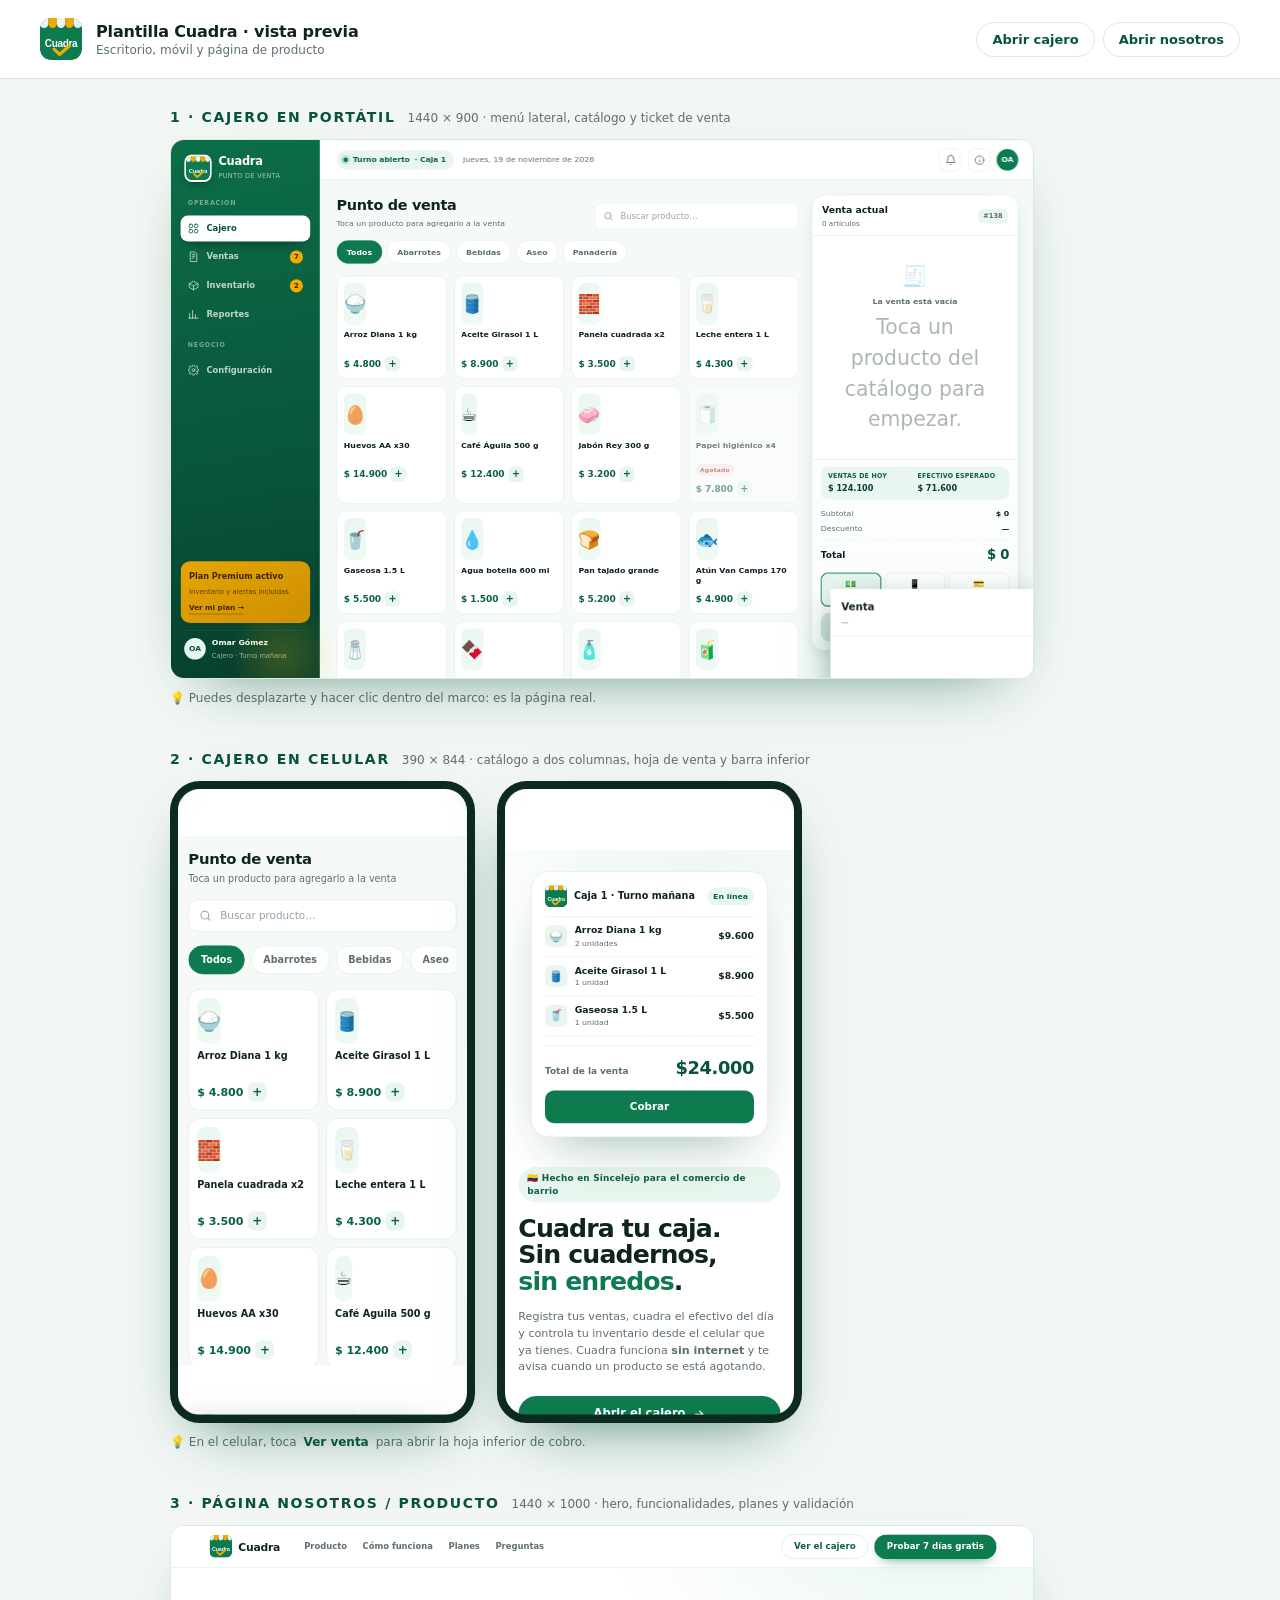
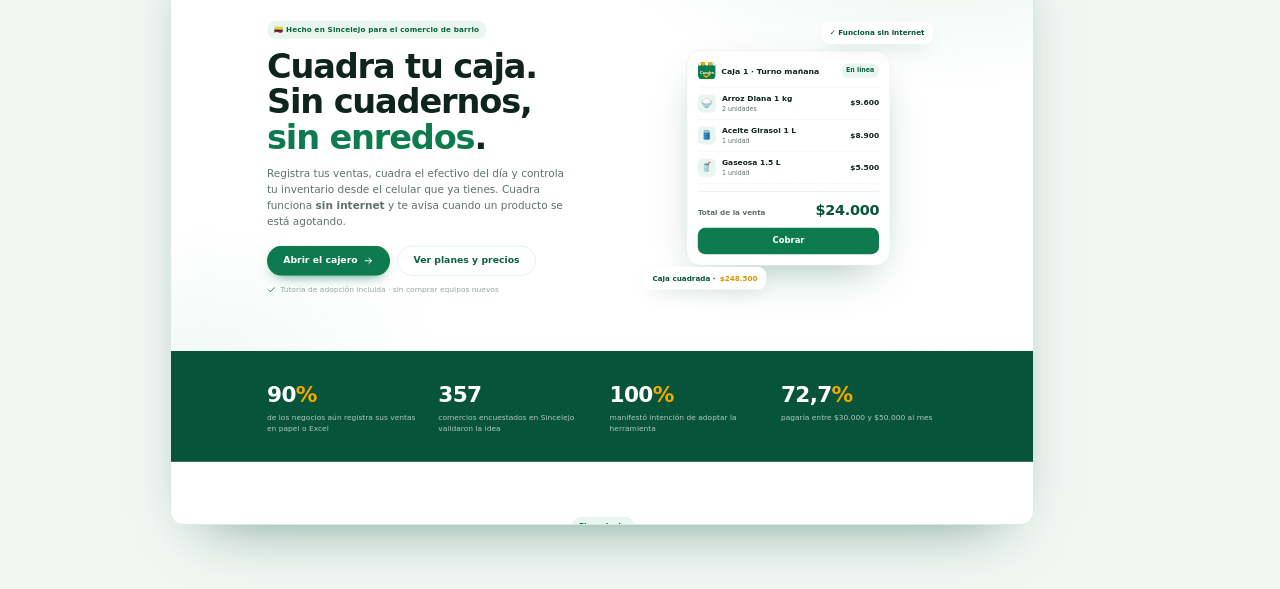
<file: preview.html>
<!DOCTYPE html>
<html lang="es">
<head>
<meta charset="utf-8">
<meta name="viewport" content="width=device-width, initial-scale=1">
<title>Cuadra · Vista previa de la plantilla</title>
<link rel="icon" href="assets/logo-cuadra.svg">
<style>
  :root{
    --verde:#0E7B4F; --verde-800:#08543A; --ambar:#F2A900;
    --menta:#E9F6EF; --linea:#DCE9E1; --gris:#5E7168;
    --fondo:#F2F7F4;
  }
  *{box-sizing:border-box}
  body{
    margin:0; padding:0 0 60px;
    font-family:"Segoe UI Variable Display","Segoe UI",system-ui,sans-serif;
    background:var(--fondo); color:#0F241C;
  }
  header{
    display:flex; align-items:center; gap:14px; flex-wrap:wrap;
    padding:18px clamp(16px,4vw,40px);
    background:#fff; border-bottom:1px solid var(--linea);
    position:sticky; top:0; z-index:10;
  }
  header img{width:42px;height:42px;border-radius:11px}
  header h1{font-size:16px;margin:0;letter-spacing:-.01em}
  header p{margin:2px 0 0;font-size:12px;color:var(--gris)}
  header .enlaces{margin-left:auto;display:flex;gap:8px}
  header a{
    text-decoration:none;font-size:13px;font-weight:700;color:var(--verde-800);
    padding:9px 15px;border-radius:999px;border:1px solid var(--linea);background:#fff;
  }
  header a:hover{background:var(--menta);border-color:#BFE3D1}

  main{width:min(940px,100% - 32px);margin:0 auto}
  section{padding:30px 0 4px}
  .titulo{display:flex;align-items:baseline;gap:12px;margin-bottom:14px;flex-wrap:wrap}
  .titulo h2{font-size:14px;text-transform:uppercase;letter-spacing:.12em;margin:0;color:var(--verde-800)}
  .titulo span{font-size:12px;color:var(--gris)}

  .fila{display:flex;gap:22px;flex-wrap:wrap;align-items:flex-start}

  .dispositivo{
    position:relative;overflow:hidden;background:#fff;
    border-radius:14px;box-shadow:0 26px 60px -34px rgba(8,84,58,.65);
    border:1px solid var(--linea);
  }
  .dispositivo iframe{position:absolute;top:0;left:0;border:0;transform-origin:top left}

  .desk{width:864px;height:540px;max-width:100%}
  .desk iframe{width:1440px;height:900px;transform:scale(.6)}

  .desk-alto{width:864px;height:600px;max-width:100%}
  .desk-alto iframe{width:1440px;height:1000px;transform:scale(.6)}

  .telefono{
    width:305px;height:642px;border-radius:30px;padding:0;
    border:8px solid #0C2A1F;background:#0C2A1F;
    box-shadow:0 26px 60px -30px rgba(8,84,58,.75);
  }
  .telefono iframe{width:390px;height:844px;transform:scale(.741);border-radius:22px}

  .nota{
    margin-top:12px;font-size:12px;color:var(--gris);
    display:flex;gap:7px;align-items:center;
  }
  .nota b{color:var(--verde-800)}

  @media (max-width:900px){
    .desk,.desk-alto{height:auto;aspect-ratio:1440/900;width:100%}
    .desk iframe,.desk-alto iframe{transform:scale(1);width:100%;height:100%}
  }
</style>
</head>
<body>

<header>
  <img src="assets/logo-cuadra.svg" alt="Cuadra">
  <div>
    <h1>Plantilla Cuadra · vista previa</h1>
    <p>Escritorio, móvil y página de producto</p>
  </div>
  <div class="enlaces">
    <a href="cajero.html" target="_blank" rel="noopener">Abrir cajero</a>
    <a href="nosotros.html" target="_blank" rel="noopener">Abrir nosotros</a>
  </div>
</header>

<main>

  <section>
    <div class="titulo">
      <h2>1 · Cajero en portátil</h2>
      <span>1440 × 900 · menú lateral, catálogo y ticket de venta</span>
    </div>
    <div class="dispositivo desk">
      <iframe src="cajero.html" title="Vista de cajero en portátil"></iframe>
    </div>
    <p class="nota">💡 Puedes desplazarte y hacer clic dentro del marco: es la página real.</p>
  </section>

  <section>
    <div class="titulo">
      <h2>2 · Cajero en celular</h2>
      <span>390 × 844 · catálogo a dos columnas, hoja de venta y barra inferior</span>
    </div>
    <div class="fila">
      <div class="dispositivo telefono">
        <iframe src="cajero.html" title="Vista de cajero en celular"></iframe>
      </div>
      <div class="dispositivo telefono">
        <iframe src="nosotros.html" title="Vista de la página Nosotros en celular"></iframe>
      </div>
    </div>
    <p class="nota">💡 En el celular, toca <b>Ver venta</b> para abrir la hoja inferior de cobro.</p>
  </section>

  <section>
    <div class="titulo">
      <h2>3 · Página Nosotros / producto</h2>
      <span>1440 × 1000 · hero, funcionalidades, planes y validación</span>
    </div>
    <div class="dispositivo desk-alto">
      <iframe src="nosotros.html" title="Página Nosotros en portátil"></iframe>
    </div>
  </section>

</main>

</body>
</html>
</file>
<file: assets/app.css>
/* =========================================================
   CUADRA — Hoja de estilos única
   Paleta: verde #0E7B4F · ámbar #F2A900 · menta #E9F6EF
   Vistas: cajero (escritorio + móvil) y sitio "Nosotros"
   ========================================================= */

/* ---------- 1. Tokens y base ---------- */
:root {
  --verde: #0E7B4F;
  --verde-600: #0C6E47;
  --verde-700: #0A6240;
  --verde-800: #08543A;
  --verde-900: #063F2C;
  --ambar: #F2A900;
  --ambar-600: #D99400;
  --ambar-100: #FFF4D6;
  --menta: #E9F6EF;
  --menta-300: #CDEBDC;
  --menta-400: #A9DCC2;
  --tinta: #0F241C;
  --gris: #5E7168;
  --gris-300: #93A69D;
  --linea: #E2EDE6;
  --fondo: #F5FAF7;
  --blanco: #FFFFFF;
  --rojo: #C8402F;

  --radio-s: 12px;
  --radio: 18px;
  --radio-l: 24px;
  --sombra-s: 0 2px 8px -2px rgba(8, 84, 58, .12);
  --sombra: 0 12px 32px -14px rgba(8, 84, 58, .30);
  --sombra-l: 0 28px 70px -30px rgba(8, 84, 58, .45);
  --fuente: "Segoe UI Variable Display", "Segoe UI", system-ui, -apple-system,
            "Helvetica Neue", Arial, sans-serif;
}

*, *::before, *::after { box-sizing: border-box; }

html { -webkit-text-size-adjust: 100%; scroll-behavior: smooth; }

body {
  margin: 0;
  font-family: var(--fuente);
  font-size: 15px;
  line-height: 1.5;
  color: var(--tinta);
  background: var(--fondo);
  -webkit-font-smoothing: antialiased;
}

h1, h2, h3, h4, p, figure, blockquote { margin: 0; }
ul { margin: 0; padding: 0; list-style: none; }
a { color: inherit; text-decoration: none; }
button { font: inherit; color: inherit; background: none; border: 0; cursor: pointer; }
svg { display: block; }
img { max-width: 100%; }

:focus-visible {
  outline: 3px solid rgba(242, 169, 0, .55);
  outline-offset: 2px;
  border-radius: 10px;
}

[hidden] { display: none !important; }
.muted { color: var(--gris); font-size: 13px; }
.sr-only {
  position: absolute; width: 1px; height: 1px; padding: 0; margin: -1px;
  overflow: hidden; clip: rect(0 0 0 0); white-space: nowrap; border: 0;
}

/* ---------- 2. Botones y etiquetas ---------- */
.btn {
  display: inline-flex; align-items: center; justify-content: center; gap: 9px;
  padding: 12px 20px; border-radius: 999px;
  font-weight: 700; font-size: 14.5px; line-height: 1;
  border: 1px solid transparent;
  transition: transform .12s ease, background .18s ease, box-shadow .18s ease, color .18s ease;
  white-space: nowrap;
}
.btn:active { transform: translateY(1px); }
.btn svg { width: 18px; height: 18px; }

.btn-primary { background: var(--verde); color: #fff; box-shadow: 0 10px 22px -12px rgba(14, 123, 79, .9); }
.btn-primary:hover { background: var(--verde-700); }

.btn-ambar { background: var(--ambar); color: #3A2A00; box-shadow: 0 12px 26px -12px rgba(242, 169, 0, .9); }
.btn-ambar:hover { background: #FFB91A; }

.btn-ghost { background: transparent; color: var(--verde-700); border-color: var(--menta-300); }
.btn-ghost:hover { background: var(--menta); }

.btn-blanco { background: #fff; color: var(--verde-800); }
.btn-blanco:hover { background: var(--menta); }

.btn-lg { padding: 15px 26px; font-size: 15.5px; }
.btn-block { width: 100%; }

.etiqueta {
  display: inline-flex; align-items: center; gap: 7px;
  padding: 6px 12px; border-radius: 999px;
  font-size: 12px; font-weight: 700; letter-spacing: .02em;
  background: var(--menta); color: var(--verde-700);
}
.etiqueta--ambar { background: var(--ambar-100); color: #8A5F00; }

/* =========================================================
   VISTA CAJERO
   ========================================================= */
.app {
  display: grid;
  grid-template-columns: 248px minmax(0, 1fr);
  min-height: 100vh;
}

/* ----- Barra lateral ----- */
.sidebar {
  position: sticky; top: 0; height: 100vh;
  display: flex; flex-direction: column; gap: 26px;
  padding: 22px 16px;
  background: linear-gradient(170deg, #0C6E47 0%, #08543A 62%, #063F2C 100%);
  color: #fff;
  z-index: 30;
}
.sidebar::after {
  content: ""; position: absolute; inset: auto -40px -60px auto;
  width: 200px; height: 200px; border-radius: 50%;
  background: radial-gradient(circle, rgba(242, 169, 0, .22), transparent 65%);
  pointer-events: none;
}

.marca { display: flex; align-items: center; gap: 11px; padding: 2px 6px; }
.marca__logo {
  width: 46px; height: 46px; border-radius: 13px; flex: none;
  background: #fff; padding: 3px;
  box-shadow: 0 8px 18px -10px rgba(0, 0, 0, .7);
}
.marca__nombre { font-weight: 800; font-size: 19px; letter-spacing: -.02em; line-height: 1.1; }
.marca__sub { font-size: 11px; color: rgba(255, 255, 255, .62); letter-spacing: .04em; text-transform: uppercase; }

.nav { display: flex; flex-direction: column; gap: 4px; }
.nav__titulo {
  font-size: 10.5px; letter-spacing: .12em; text-transform: uppercase;
  color: rgba(255, 255, 255, .45); font-weight: 700;
  padding: 0 12px; margin-bottom: 8px;
}
.nav-item {
  display: flex; align-items: center; gap: 12px;
  padding: 11px 12px; border-radius: 12px;
  font-size: 14px; font-weight: 600;
  color: rgba(255, 255, 255, .74);
  transition: background .15s ease, color .15s ease;
}
.nav-item svg { width: 19px; height: 19px; flex: none; }
.nav-item:hover { background: rgba(255, 255, 255, .09); color: #fff; }
.nav-item.activo {
  background: #fff; color: var(--verde-800);
  box-shadow: 0 10px 22px -14px rgba(0, 0, 0, .85);
}
.nav-item__badge {
  margin-left: auto; min-width: 22px; height: 22px; padding: 0 7px;
  border-radius: 999px; background: var(--ambar); color: #3A2A00;
  font-size: 11.5px; font-weight: 800; display: grid; place-items: center;
}
.nav-item.activo .nav-item__badge { background: var(--verde); color: #fff; }

.sidebar__pie { margin-top: auto; display: flex; flex-direction: column; gap: 12px; }
.tarjeta-plan {
  border-radius: 16px; padding: 14px;
  background: linear-gradient(150deg, rgba(242, 169, 0, .95), rgba(217, 148, 0, .95));
  color: #3A2A00;
}
.tarjeta-plan strong { display: block; font-size: 13.5px; margin-bottom: 3px; }
.tarjeta-plan span { font-size: 11.5px; opacity: .8; }
.tarjeta-plan a {
  display: inline-block; margin-top: 9px; font-size: 12px; font-weight: 800;
  border-bottom: 2px solid rgba(58, 42, 0, .35);
}

.usuario {
  display: flex; align-items: center; gap: 10px;
  padding: 9px 6px; border-top: 1px solid rgba(255, 255, 255, .12);
}
.avatar {
  width: 36px; height: 36px; border-radius: 50%; flex: none;
  display: grid; place-items: center;
  background: var(--menta); color: var(--verde-800);
  font-weight: 800; font-size: 12.5px;
}
.usuario__info { min-width: 0; }
.usuario__info b { display: block; font-size: 13px; font-weight: 700; white-space: nowrap; overflow: hidden; text-overflow: ellipsis; }
.usuario__info span { font-size: 11px; color: rgba(255, 255, 255, .6); }

/* ----- Barra superior ----- */
.pos { display: flex; flex-direction: column; min-width: 0; }

.topbar {
  position: sticky; top: 0; z-index: 20;
  display: flex; align-items: center; gap: 14px;
  padding: 14px 28px;
  background: rgba(255, 255, 255, .88);
  backdrop-filter: blur(12px);
  border-bottom: 1px solid var(--linea);
}
.topbar__marca { display: none; align-items: center; gap: 9px; font-weight: 800; }
.topbar__marca img { width: 32px; height: 32px; border-radius: 9px; }

.estado {
  display: inline-flex; align-items: center; gap: 8px;
  padding: 7px 14px 7px 11px; border-radius: 999px;
  background: var(--menta); color: var(--verde-700);
  font-size: 12.5px; font-weight: 700;
}
.estado__punto {
  width: 8px; height: 8px; border-radius: 50%; background: var(--verde);
  box-shadow: 0 0 0 4px rgba(14, 123, 79, .16);
}

.topbar__fecha { font-size: 13px; color: var(--gris); }
.topbar__acciones { margin-left: auto; display: flex; align-items: center; gap: 10px; }

.icono-btn {
  width: 38px; height: 38px; border-radius: 12px;
  display: grid; place-items: center;
  border: 1px solid var(--linea); background: #fff; color: var(--gris);
  transition: .15s;
}
.icono-btn:hover { color: var(--verde); border-color: var(--menta-300); background: var(--menta); }
.icono-btn svg { width: 19px; height: 19px; }

/* ----- Cuerpo del punto de venta ----- */
.pos-grid {
  display: grid;
  grid-template-columns: minmax(0, 1fr) 344px;
  gap: 22px;
  padding: 24px 28px 32px;
  align-items: start;
}

.catalogo { min-width: 0; }
.catalogo__cab { display: flex; align-items: flex-end; gap: 18px; flex-wrap: wrap; margin-bottom: 18px; }
.catalogo__cab h1 { font-size: 24px; font-weight: 800; letter-spacing: -.02em; }
.catalogo__cab p { margin-top: 2px; }

.buscador {
  position: relative; flex: 1; min-width: 220px; max-width: 340px; margin-left: auto;
}
.buscador svg {
  position: absolute; left: 14px; top: 50%; transform: translateY(-50%);
  width: 18px; height: 18px; color: var(--gris-300);
}
.buscador input {
  width: 100%; height: 44px; padding: 0 14px 0 42px;
  border-radius: 13px; border: 1px solid var(--linea);
  background: #fff; font: inherit; font-size: 14px; color: var(--tinta);
  transition: border-color .15s, box-shadow .15s;
}
.buscador input::placeholder { color: var(--gris-300); }
.buscador input:focus {
  outline: none; border-color: var(--menta-400);
  box-shadow: 0 0 0 4px rgba(14, 123, 79, .09);
}

.chips { display: flex; gap: 8px; overflow-x: auto; padding-bottom: 4px; margin-bottom: 16px; scrollbar-width: none; }
.chips::-webkit-scrollbar { display: none; }
.chip {
  flex: none; padding: 9px 16px; border-radius: 999px;
  background: #fff; border: 1px solid var(--linea);
  font-size: 13px; font-weight: 600; color: var(--gris);
  transition: .15s;
}
.chip:hover { border-color: var(--menta-400); color: var(--verde-700); }
.chip.activo { background: var(--verde); border-color: var(--verde); color: #fff; font-weight: 700; }

.productos {
  display: grid;
  grid-template-columns: repeat(auto-fill, minmax(148px, 1fr));
  gap: 12px;
}

.producto {
  display: flex; flex-direction: column; gap: 9px;
  padding: 11px; text-align: left;
  background: #fff; border: 1px solid var(--linea); border-radius: 16px;
  transition: transform .14s ease, box-shadow .18s ease, border-color .18s ease;
}
.producto:hover {
  transform: translateY(-2px);
  box-shadow: var(--sombra);
  border-color: var(--menta-300);
}
.producto__foto {
  height: 70px; border-radius: 12px;
  display: grid; place-items: center; font-size: 30px;
  background: linear-gradient(150deg, var(--menta) 0%, #F1FAF5 100%);
}
.producto__nombre {
  font-size: 13px; font-weight: 700; line-height: 1.3; color: var(--tinta);
  display: -webkit-box; -webkit-line-clamp: 2; -webkit-box-orient: vertical; overflow: hidden;
  min-height: 34px;
}
.producto__pie { display: flex; align-items: center; justify-content: space-between; gap: 6px; }
.producto__precio { font-size: 15px; font-weight: 800; color: var(--verde-700); letter-spacing: -.01em; }
.producto__mas {
  width: 26px; height: 26px; border-radius: 9px; flex: none;
  display: grid; place-items: center;
  background: var(--menta); color: var(--verde-700);
  font-size: 16px; font-weight: 800; line-height: 1;
}
.producto:hover .producto__mas { background: var(--verde); color: #fff; }

.vacio {
  grid-column: 1 / -1; padding: 44px 20px; text-align: center;
  color: var(--gris); font-size: 14px;
  border: 1px dashed var(--linea); border-radius: 16px; background: #fff;
}

/* ----- Ticket ----- */
.ticket {
  position: sticky; top: 86px;
  display: flex; flex-direction: column;
  height: calc(100vh - 112px); max-height: 760px;
  background: #fff; border: 1px solid var(--linea); border-radius: 22px;
  box-shadow: var(--sombra);
  overflow: hidden;
  z-index: 25;
}
.ticket__cab {
  display: flex; align-items: center; gap: 10px;
  padding: 14px 16px 11px;
  border-bottom: 1px solid var(--linea);
}
.ticket__cab h2 { font-size: 15.5px; font-weight: 800; }
.ticket__cab p { font-size: 12px; color: var(--gris); margin-top: 1px; }
.ticket__cerrar { display: none; margin-left: auto; }
.ticket__folio {
  margin-left: auto; font-size: 11px; font-weight: 700; color: var(--gris);
  background: var(--menta); border-radius: 8px; padding: 4px 9px;
}

.ticket__items { flex: 1; min-height: 0; overflow-y: auto; padding: 12px 14px; display: flex; flex-direction: column; gap: 8px; }

.linea {
  display: grid; grid-template-columns: 40px minmax(0, 1fr) auto; gap: 10px;
  align-items: center; padding: 8px; border-radius: 12px;
  transition: background .15s;
}
.linea:hover { background: #F7FBF9; }
.linea__foto {
  width: 40px; height: 40px; border-radius: 10px; display: grid; place-items: center;
  background: var(--menta); font-size: 18px;
}
.linea__nombre { font-size: 12.8px; font-weight: 700; line-height: 1.25; }
.linea__precio { font-size: 11.5px; color: var(--gris); margin-top: 2px; }
.linea__fin { text-align: right; }
.linea__total { font-size: 13px; font-weight: 800; color: var(--verde-700); }

.stepper {
  display: inline-flex; align-items: center; gap: 2px;
  margin-top: 4px; background: var(--menta); border-radius: 8px; padding: 2px;
}
.stepper button {
  width: 22px; height: 22px; border-radius: 6px;
  display: grid; place-items: center; font-size: 13px; font-weight: 800;
  color: var(--verde-700);
}
.stepper button:hover { background: #fff; }
.stepper span { min-width: 20px; text-align: center; font-size: 12px; font-weight: 800; }

.ticket__vacio {
  flex: 1; display: grid; place-content: center; gap: 8px; text-align: center;
  color: var(--gris); font-size: 13px; padding: 24px;
}
.ticket__vacio span { font-size: 34px; opacity: .5; }

.ticket__pie { border-top: 1px solid var(--linea); padding: 12px 14px 14px; background: #FCFEFD; }

.resumen-turno {
  display: grid; grid-template-columns: 1fr 1fr; gap: 8px;
  padding: 8px 12px; margin-bottom: 10px;
  border-radius: 12px; background: var(--menta);
}
.resumen-turno div span { display: block; font-size: 10.5px; color: var(--verde-700); font-weight: 700; text-transform: uppercase; letter-spacing: .03em; }
.resumen-turno div b { font-size: 13.5px; font-weight: 800; color: var(--verde-900); }

.fila { display: flex; align-items: center; justify-content: space-between; font-size: 13px; color: var(--gris); padding: 3px 0; }
.fila b { color: var(--tinta); font-weight: 700; }
.fila--total { margin-top: 6px; padding-top: 8px; border-top: 1px dashed var(--linea); font-size: 15px; color: var(--tinta); font-weight: 700; }
.fila--total b { font-size: 22px; font-weight: 800; color: var(--verde-800); letter-spacing: -.02em; }

.pagos { display: grid; grid-template-columns: repeat(3, 1fr); gap: 6px; margin: 10px 0; }
.pago {
  display: flex; flex-direction: column; align-items: center; gap: 2px;
  padding: 7px 4px; border-radius: 11px;
  border: 1px solid var(--linea); background: #fff;
  font-size: 11px; font-weight: 700; color: var(--gris);
  transition: .15s;
}
.pago em { font-style: normal; font-size: 15px; }
.pago:hover { border-color: var(--menta-400); color: var(--verde-700); }
.pago.activo { border-color: var(--verde); background: var(--menta); color: var(--verde-800); box-shadow: inset 0 0 0 1px var(--verde); }

.btn-cobrar {
  width: 100%; height: 48px; border-radius: 14px;
  display: flex; align-items: center; justify-content: center; gap: 10px;
  background: var(--verde); color: #fff;
  font-size: 15.5px; font-weight: 800;
  box-shadow: 0 14px 26px -14px rgba(14, 123, 79, .9);
  transition: .15s;
}
.btn-cobrar:hover { background: var(--verde-700); }
.btn-cobrar:disabled { background: #D8E4DD; color: #8FA49A; box-shadow: none; cursor: not-allowed; }
.btn-cobrar span { padding-left: 10px; border-left: 1px solid rgba(255, 255, 255, .3); }

/* ----- Navegación móvil ----- */
.bottom-nav, .cart-bar, .scrim { display: none; }

.bottom-nav {
  position: fixed; left: 0; right: 0; bottom: 0; z-index: 50;
  align-items: center; justify-content: space-around;
  padding: 8px 6px calc(8px + env(safe-area-inset-bottom));
  background: rgba(255, 255, 255, .96);
  backdrop-filter: blur(14px);
  border-top: 1px solid var(--linea);
}
.bottom-nav a {
  display: flex; flex-direction: column; align-items: center; gap: 3px;
  font-size: 10.5px; font-weight: 700; color: var(--gris-300);
  padding: 4px 12px; border-radius: 10px;
}
.bottom-nav a svg { width: 22px; height: 22px; }
.bottom-nav a.activo { color: var(--verde); }

.cart-bar {
  position: fixed; left: 12px; right: 12px; bottom: calc(72px + env(safe-area-inset-bottom));
  z-index: 45; align-items: center; gap: 12px;
  padding: 10px 10px 10px 16px; border-radius: 16px;
  background: var(--verde-800); color: #fff;
  box-shadow: 0 18px 36px -16px rgba(6, 63, 44, .8);
}
.cart-bar__info { min-width: 0; }
.cart-bar__info span { display: block; font-size: 11px; color: rgba(255, 255, 255, .65); }
.cart-bar__info b { font-size: 16px; font-weight: 800; }
.cart-bar button {
  margin-left: auto; padding: 10px 16px; border-radius: 11px;
  background: var(--ambar); color: #3A2A00; font-weight: 800; font-size: 13px;
}

.scrim {
  position: fixed; inset: 0; z-index: 55;
  background: rgba(6, 44, 30, .45);
  backdrop-filter: blur(2px);
  opacity: 0; pointer-events: none; transition: opacity .25s;
}
.scrim.visible { opacity: 1; pointer-events: auto; }

/* ----- Modal de cobro ----- */
.modal {
  position: fixed; inset: 0; z-index: 80;
  display: grid; place-items: center; padding: 20px;
  background: rgba(6, 44, 30, .5); backdrop-filter: blur(4px);
  opacity: 0; pointer-events: none; transition: opacity .2s;
}
.modal.abierto { opacity: 1; pointer-events: auto; }
.modal__caja {
  width: 100%; max-width: 380px; padding: 24px;
  background: #fff; border-radius: 22px; box-shadow: var(--sombra-l);
  transform: translateY(12px) scale(.98); transition: transform .22s;
}
.modal.abierto .modal__caja { transform: none; }
.modal__icono {
  width: 54px; height: 54px; border-radius: 50%; display: grid; place-items: center;
  background: var(--menta); color: var(--verde); margin-bottom: 14px;
}
.modal__icono svg { width: 26px; height: 26px; }
.modal h3 { font-size: 19px; font-weight: 800; letter-spacing: -.01em; }
.modal p { font-size: 13.5px; color: var(--gris); margin-top: 5px; }
.modal__total {
  display: flex; align-items: center; justify-content: space-between;
  margin: 16px 0; padding: 14px 16px; border-radius: 14px; background: var(--fondo);
}
.modal__total span { font-size: 13px; color: var(--gris); font-weight: 600; }
.modal__total b { font-size: 22px; font-weight: 800; color: var(--verde-800); }
.campo { margin-bottom: 14px; }
.campo label { display: block; font-size: 12px; font-weight: 700; color: var(--gris); margin-bottom: 6px; }
.campo input {
  width: 100%; height: 46px; padding: 0 14px;
  border: 1px solid var(--linea); border-radius: 12px;
  font: inherit; font-size: 15px; font-weight: 700; color: var(--tinta);
}
.campo select {
  width: 100%; height: 46px; padding: 0 12px;
  border: 1px solid var(--linea); border-radius: 12px;
  font: inherit; font-size: 14px; font-weight: 600; color: var(--tinta);
  background: #fff;
}
.campo input:focus, .campo select:focus { outline: none; border-color: var(--menta-400); box-shadow: 0 0 0 4px rgba(14, 123, 79, .09); }
.cambio { display: flex; justify-content: space-between; font-size: 13.5px; padding: 10px 0 0; color: var(--gris); }
.cambio b { color: var(--verde-700); font-weight: 800; font-size: 15px; }
.modal__acciones { display: flex; gap: 10px; margin-top: 18px; }
.modal__acciones .btn { flex: 1; }

/* ----- Aviso flotante ----- */
.toast {
  position: fixed; left: 50%; bottom: 28px; z-index: 90;
  transform: translate(-50%, 20px);
  display: flex; align-items: center; gap: 10px;
  padding: 12px 20px; border-radius: 999px;
  background: var(--verde-800); color: #fff;
  font-size: 13.5px; font-weight: 700;
  box-shadow: 0 18px 40px -18px rgba(6, 63, 44, .9);
  opacity: 0; pointer-events: none; transition: .28s;
}
.toast.visible { opacity: 1; transform: translate(-50%, 0); }
.toast svg { width: 18px; height: 18px; color: var(--ambar); }

/* Portátiles de 1024 a 1120 px: versión compacta del escritorio */
@media (min-width: 861px) and (max-width: 1120px) {
  .app { grid-template-columns: 214px minmax(0, 1fr); }
  .sidebar { padding: 18px 12px; gap: 20px; }
  .pos-grid { grid-template-columns: minmax(0, 1fr) 304px; gap: 18px; padding: 18px; }
  .productos { grid-template-columns: repeat(auto-fill, minmax(126px, 1fr)); gap: 10px; }
  .catalogo__cab h1 { font-size: 21px; }
  .topbar { padding: 12px 18px; }
  .topbar__fecha { display: none; }
  .ticket__pie { padding: 10px 12px 12px; }
}

/* =========================================================
   VISTA MÓVIL DEL CAJERO
   ========================================================= */
@media (max-width: 860px) {
  .app { grid-template-columns: 1fr; }
  .sidebar { display: none; }

  .topbar { padding: 12px 16px; }
  .topbar__marca { display: flex; }
  .topbar__marca span { display: none; }
  .topbar__fecha { display: none; }
  .topbar .icono-btn--info { display: none; }
  .estado { padding: 6px 11px; font-size: 11.5px; white-space: nowrap; }
  .estado__extra { display: none; }

  .pos-grid { grid-template-columns: 1fr; padding: 16px 14px 180px; gap: 16px; }
  .catalogo__cab h1 { font-size: 20px; }
  .buscador { max-width: none; margin-left: 0; }
  .productos { grid-template-columns: repeat(2, minmax(0, 1fr)); gap: 10px; }
  .producto__foto { height: 62px; font-size: 26px; }

  /* Ticket como hoja inferior */
  .ticket {
    position: fixed; left: 0; right: 0; bottom: 0; top: auto;
    height: auto; max-height: 88vh;
    border-radius: 24px 24px 0 0; border-bottom: 0;
    transform: translateY(102%);
    transition: transform .3s cubic-bezier(.32, .72, 0, 1);
    z-index: 60;
  }
  .ticket.abierto { transform: translateY(0); }
  .ticket__cerrar { display: grid; }
  .ticket__cab { padding: 16px 18px 12px; }
  .ticket__items { padding: 10px 12px; }
  .ticket__pie { padding: 12px 16px calc(16px + env(safe-area-inset-bottom)); }

  .bottom-nav { display: flex; }
  .cart-bar { display: flex; }
  .scrim { display: block; }
}

@media (min-width: 861px) {
  .cart-bar, .bottom-nav, .scrim { display: none !important; }
}

/* =========================================================
   SITIO "NOSOTROS"
   ========================================================= */
.site { background: #fff; }

.site-nav {
  position: sticky; top: 0; z-index: 40;
  display: flex; align-items: center; gap: 22px;
  padding: 14px clamp(18px, 5vw, 64px);
  background: rgba(255, 255, 255, .9);
  backdrop-filter: blur(14px);
  border-bottom: 1px solid var(--linea);
}
.site-nav__marca { display: flex; align-items: center; gap: 10px; font-weight: 800; font-size: 18px; letter-spacing: -.02em; }
.site-nav__marca img { width: 38px; height: 38px; border-radius: 10px; }
.site-nav__links { display: flex; gap: 26px; margin-left: 18px; }
.site-nav__links a { font-size: 14px; font-weight: 600; color: var(--gris); transition: color .15s; }
.site-nav__links a:hover { color: var(--verde); }
.site-nav__cta { margin-left: auto; display: flex; align-items: center; gap: 10px; }

.envoltura { width: min(1120px, 100% - 36px); margin-inline: auto; }

/* Hero */
.hero {
  position: relative; overflow: hidden;
  padding: clamp(44px, 7vw, 88px) 0 clamp(50px, 7vw, 92px);
  background:
    radial-gradient(900px 420px at 88% -8%, var(--menta) 0%, transparent 60%),
    radial-gradient(600px 320px at 4% 100%, #F2FAF6 0%, transparent 65%),
    #fff;
}
.hero__grid { display: grid; grid-template-columns: 1.05fr .95fr; gap: clamp(32px, 5vw, 64px); align-items: center; }
.hero h1 {
  margin-top: 18px;
  font-size: clamp(34px, 5vw, 56px);
  line-height: 1.05; letter-spacing: -.035em; font-weight: 800;
}
.hero h1 em { font-style: normal; color: var(--verde); position: relative; white-space: nowrap; }
.hero h1 em::after {
  content: ""; position: absolute; left: 0; right: 0; bottom: .02em; height: .18em;
  background: var(--ambar); opacity: .45; border-radius: 4px; z-index: -1;
}
.hero__texto { margin-top: 18px; font-size: clamp(15px, 1.5vw, 17.5px); color: var(--gris); max-width: 46ch; }
.hero__acciones { display: flex; flex-wrap: wrap; gap: 12px; margin-top: 28px; }
.hero__nota { margin-top: 14px; font-size: 12.5px; color: var(--gris-300); display: flex; align-items: center; gap: 7px; }

.hero-visual { position: relative; display: grid; place-items: center; }
.hv-card {
  width: min(340px, 100%); padding: 18px;
  background: #fff; border: 1px solid var(--linea); border-radius: 24px;
  box-shadow: var(--sombra-l);
}
.hv-head { display: flex; align-items: center; gap: 9px; padding-bottom: 12px; border-bottom: 1px solid var(--linea); }
.hv-head img { width: 30px; height: 30px; border-radius: 8px; }
.hv-head b { font-size: 13px; }
.hv-head span { margin-left: auto; font-size: 10.5px; font-weight: 700; color: var(--verde-700); background: var(--menta); padding: 4px 8px; border-radius: 999px; }
.hv-row { display: flex; align-items: center; gap: 10px; padding: 9px 0; border-bottom: 1px dashed var(--linea); }
.hv-row:last-of-type { border-bottom: 0; }
.hv-row i {
  width: 30px; height: 30px; border-radius: 8px; background: var(--menta);
  display: grid; place-items: center; font-style: normal; font-size: 15px;
}
.hv-row p { font-size: 12.5px; font-weight: 700; }
.hv-row small { font-size: 10.5px; color: var(--gris); display: block; font-weight: 500; }
.hv-row b { margin-left: auto; font-size: 12.5px; font-weight: 800; }
.hv-total { display: flex; justify-content: space-between; align-items: baseline; margin-top: 12px; padding-top: 12px; border-top: 1px solid var(--linea); }
.hv-total span { font-size: 12px; color: var(--gris); font-weight: 600; }
.hv-total b { font-size: 24px; font-weight: 800; color: var(--verde-800); letter-spacing: -.02em; }
.hv-btn {
  margin-top: 12px; height: 44px; border-radius: 12px;
  display: grid; place-items: center;
  background: var(--verde); color: #fff; font-weight: 800; font-size: 14px;
}
.hv-chip {
  position: absolute; display: flex; align-items: center; gap: 7px;
  padding: 10px 14px; border-radius: 14px;
  background: #fff; box-shadow: var(--sombra);
  font-size: 12px; font-weight: 700; color: var(--verde-800);
  animation: flotar 6s ease-in-out infinite;
}
.hv-chip b { color: var(--ambar-600); }
.hv-chip--1 { top: -48px; right: 2%; }
.hv-chip--2 { bottom: -48px; left: 2%; animation-delay: -3s; }
@keyframes flotar { 0%, 100% { transform: translateY(0); } 50% { transform: translateY(-8px); } }

/* Franja de cifras */
.cifras { background: var(--verde-800); color: #fff; padding: clamp(30px, 4vw, 46px) 0; }
.cifras__grid { display: grid; grid-template-columns: repeat(4, 1fr); gap: 22px; }
.cifra b { display: block; font-size: clamp(26px, 3vw, 36px); font-weight: 800; letter-spacing: -.03em; }
.cifra b span { color: var(--ambar); }
.cifra p { font-size: 12.5px; color: rgba(255, 255, 255, .68); margin-top: 2px; }

/* Secciones genéricas */
.seccion { padding: clamp(52px, 7vw, 92px) 0; }
.seccion--menta { background: var(--fondo); }
.seccion__cab { max-width: 620px; margin-bottom: clamp(28px, 4vw, 46px); }
.seccion__cab--centro { margin-inline: auto; text-align: center; }
.seccion h2 { font-size: clamp(26px, 3.4vw, 38px); line-height: 1.12; letter-spacing: -.03em; font-weight: 800; margin-top: 12px; }
.seccion__cab p { margin-top: 12px; color: var(--gris); font-size: 15.5px; }

.rejilla-3 { display: grid; grid-template-columns: repeat(3, 1fr); gap: 16px; }
.rejilla-2 { display: grid; grid-template-columns: repeat(2, 1fr); gap: 18px; }

.tarjeta {
  padding: 24px; background: #fff; border: 1px solid var(--linea); border-radius: var(--radio-l);
  transition: transform .18s ease, box-shadow .18s ease, border-color .18s ease;
}
.tarjeta:hover { transform: translateY(-3px); box-shadow: var(--sombra); border-color: var(--menta-300); }
.tarjeta__icono {
  width: 46px; height: 46px; border-radius: 14px; display: grid; place-items: center;
  background: var(--menta); color: var(--verde-700); margin-bottom: 16px;
}
.tarjeta__icono svg { width: 23px; height: 23px; }
.tarjeta h3 { font-size: 16.5px; font-weight: 800; letter-spacing: -.01em; }
.tarjeta p { margin-top: 7px; font-size: 14px; color: var(--gris); }

/* Problema / solución */
.duo { display: grid; grid-template-columns: 1fr 1fr; gap: 18px; }
.duo__caja { padding: clamp(24px, 3vw, 34px); border-radius: var(--radio-l); }
.duo__caja--problema { background: #fff; border: 1px solid var(--linea); }
.duo__caja--solucion { background: linear-gradient(160deg, var(--verde-700), var(--verde-900)); color: #fff; }
.duo__caja h3 { font-size: 20px; font-weight: 800; letter-spacing: -.02em; margin-bottom: 14px; }
.duo__caja li { display: flex; gap: 10px; padding: 7px 0; font-size: 14px; }
.duo__caja--problema li { color: var(--gris); }
.duo__caja--solucion li { color: rgba(255, 255, 255, .86); }
.duo__caja li span { flex: none; font-weight: 800; }
.duo__caja--problema li span { color: var(--rojo); }
.duo__caja--solucion li span { color: var(--ambar); }

/* Pasos */
.pasos { counter-reset: paso; display: grid; grid-template-columns: repeat(3, 1fr); gap: 18px; }
.paso { position: relative; padding-top: 16px; }
.paso::before {
  counter-increment: paso; content: counter(paso);
  display: grid; place-items: center;
  width: 40px; height: 40px; border-radius: 12px; margin-bottom: 14px;
  background: var(--verde); color: #fff; font-weight: 800; font-size: 16px;
}
.paso h3 { font-size: 16px; font-weight: 800; }
.paso p { margin-top: 6px; font-size: 14px; color: var(--gris); }

/* Planes */
.planes { display: grid; grid-template-columns: repeat(3, 1fr); gap: 18px; align-items: start; }
.plan {
  position: relative; padding: 28px; background: #fff;
  border: 1px solid var(--linea); border-radius: var(--radio-l);
}
.plan--destacado {
  border: 2px solid var(--verde); box-shadow: var(--sombra);
  background: linear-gradient(180deg, #fff, #F7FCF9);
}
.plan__badge {
  position: absolute; top: -12px; left: 28px;
  padding: 5px 12px; border-radius: 999px;
  background: var(--ambar); color: #3A2A00;
  font-size: 11px; font-weight: 800; letter-spacing: .04em; text-transform: uppercase;
}
.plan h3 { font-size: 15px; font-weight: 800; color: var(--verde-700); letter-spacing: .04em; text-transform: uppercase; }
.plan__precio { display: flex; align-items: baseline; gap: 6px; margin: 12px 0 4px; }
.plan__precio b { font-size: 40px; font-weight: 800; letter-spacing: -.04em; color: var(--verde-900); }
.plan__precio span { font-size: 13px; color: var(--gris); }
.plan > p { font-size: 13px; color: var(--gris); min-height: 38px; }
.plan ul { margin: 18px 0 22px; display: flex; flex-direction: column; gap: 9px; }
.plan li { display: flex; gap: 9px; font-size: 13.5px; }
.plan li svg { width: 17px; height: 17px; flex: none; color: var(--verde); margin-top: 2px; }
.plan .btn { width: 100%; }

/* Testimonio */
.testimonio {
  display: grid; grid-template-columns: 1fr 340px; gap: clamp(24px, 4vw, 52px);
  align-items: center;
  padding: clamp(28px, 4vw, 46px);
  background: var(--menta); border-radius: 28px;
}
.testimonio blockquote { font-size: clamp(17px, 2vw, 21px); font-weight: 600; line-height: 1.45; letter-spacing: -.01em; }
.testimonio blockquote b { color: var(--verde-700); }
.testimonio__autor { display: flex; align-items: center; gap: 12px; margin-top: 20px; }
.testimonio__autor .avatar { width: 44px; height: 44px; font-size: 14px; background: var(--verde); color: #fff; }
.testimonio__autor b { display: block; font-size: 14px; }
.testimonio__autor span { font-size: 12.5px; color: var(--gris); }
.testimonio__datos { display: grid; gap: 10px; }
.testimonio__dato {
  display: flex; align-items: center; justify-content: space-between;
  padding: 14px 16px; background: #fff; border-radius: 14px;
}
.testimonio__dato span { font-size: 12.5px; color: var(--gris); font-weight: 600; }
.testimonio__dato b { font-size: 20px; font-weight: 800; color: var(--verde-800); }

/* FAQ */
.faq { display: grid; gap: 10px; max-width: 800px; margin-inline: auto; }
.faq details {
  background: #fff; border: 1px solid var(--linea); border-radius: 14px;
  padding: 0 20px; transition: border-color .15s;
}
.faq details[open] { border-color: var(--menta-400); }
.faq summary {
  display: flex; align-items: center; gap: 12px;
  padding: 17px 0; cursor: pointer; list-style: none;
  font-weight: 700; font-size: 14.5px;
}
.faq summary::-webkit-details-marker { display: none; }
.faq summary::after {
  content: "+"; margin-left: auto; font-size: 20px; font-weight: 600;
  color: var(--verde); transition: transform .2s;
}
.faq details[open] summary::after { transform: rotate(45deg); }
.faq p { padding-bottom: 18px; font-size: 14px; color: var(--gris); line-height: 1.6; }

/* CTA final */
.cta-final {
  margin: clamp(20px, 4vw, 40px) auto clamp(52px, 6vw, 80px);
  padding: clamp(34px, 5vw, 60px);
  border-radius: 30px; text-align: center; color: #fff;
  background:
    radial-gradient(600px 260px at 20% 0%, rgba(242, 169, 0, .28), transparent 65%),
    linear-gradient(150deg, var(--verde-600), var(--verde-900));
}
.cta-final h2 { font-size: clamp(26px, 3.6vw, 40px); letter-spacing: -.03em; font-weight: 800; }
.cta-final p { margin: 12px auto 26px; max-width: 52ch; color: rgba(255, 255, 255, .78); font-size: 15.5px; }
.cta-final__acciones { display: flex; gap: 12px; justify-content: center; flex-wrap: wrap; }

/* Pie */
.site-pie { background: var(--verde-900); color: rgba(255, 255, 255, .66); padding: 40px 0 28px; }
.site-pie__grid { display: grid; grid-template-columns: 1.4fr 1fr 1fr 1fr; gap: 30px; padding-bottom: 28px; }
.site-pie__marca { display: flex; align-items: center; gap: 10px; color: #fff; font-weight: 800; font-size: 17px; margin-bottom: 10px; }
.site-pie__marca img { width: 36px; height: 36px; border-radius: 9px; }
.site-pie p { font-size: 13px; max-width: 30ch; }
.site-pie h4 { color: #fff; font-size: 12px; text-transform: uppercase; letter-spacing: .08em; margin-bottom: 12px; }
.site-pie li { font-size: 13px; padding: 4px 0; }
.site-pie a:hover { color: #fff; }
.site-pie__fin {
  border-top: 1px solid rgba(255, 255, 255, .12); padding-top: 20px;
  display: flex; justify-content: space-between; gap: 14px; flex-wrap: wrap;
  font-size: 12px; color: rgba(255, 255, 255, .45);
}

/* =========================================================
   RESPONSIVE DEL SITIO
   ========================================================= */
@media (max-width: 900px) {
  .site-nav__links { display: none; }
  .site-nav__cta .btn-ghost { display: none; }

  .hero__grid { grid-template-columns: 1fr; }
  .hero-visual { order: -1; margin-bottom: 8px; }
  .hv-card { width: min(320px, 92%); }
  .hv-chip--1 { right: 0; }
  .hv-chip--2 { left: 0; }

  .cifras__grid { grid-template-columns: repeat(2, 1fr); gap: 18px; }
  .rejilla-3, .pasos, .planes { grid-template-columns: 1fr; }
  .rejilla-2, .duo { grid-template-columns: 1fr; }
  .testimonio { grid-template-columns: 1fr; }
  .site-pie__grid { grid-template-columns: 1fr 1fr; gap: 24px; }
}

@media (max-width: 600px) {
  .hv-chip { display: none; }
  .hero-visual { padding: 0; }
}

@media (max-width: 520px) {
  .site-nav__cta .btn { padding: 10px 16px; font-size: 13px; }
  .hero__acciones .btn { flex: 1; }
  .cifras__grid { grid-template-columns: 1fr 1fr; }
  .site-pie__grid { grid-template-columns: 1fr; }
}

@media (prefers-reduced-motion: reduce) {
  *, *::before, *::after { animation-duration: .001ms !important; transition-duration: .001ms !important; }
}

/* =========================================================
   VISTAS INTERNAS: ventas · inventario · reportes · config
   ========================================================= */
.vista { display: none; }
.vista.activa { display: block; }

.panel-vista { padding: 24px 28px 40px; }

.vista-cab {
  display: flex; align-items: flex-end; gap: 16px; flex-wrap: wrap;
  margin-bottom: 18px;
}
.vista-cab h1 { font-size: 24px; font-weight: 800; letter-spacing: -.02em; }
.vista-cab p { margin-top: 2px; }
.vista-cab .acciones {
  margin-left: auto; display: flex; align-items: center; gap: 10px; flex-wrap: wrap;
}

.kpis { display: grid; grid-template-columns: repeat(4, minmax(0, 1fr)); gap: 12px; margin-bottom: 18px; }
.kpi {
  background: #fff; border: 1px solid var(--linea); border-radius: 16px;
  padding: 14px 16px;
}
.kpi > span {
  display: block; font-size: 11px; font-weight: 800; letter-spacing: .06em;
  text-transform: uppercase; color: var(--gris);
}
.kpi b {
  display: block; margin-top: 4px;
  font-size: 22px; font-weight: 800; letter-spacing: -.03em; color: var(--verde-800);
}
.kpi small { font-size: 11.5px; color: var(--gris-300); }
.kpi--alerta b { color: var(--ambar-600); }

.lista { background: #fff; border: 1px solid var(--linea); border-radius: 18px; overflow: hidden; }
.lista__cab {
  display: flex; align-items: center; gap: 10px;
  padding: 12px 15px; border-bottom: 1px solid var(--linea); background: #FCFEFD;
  font-size: 10.5px; font-weight: 800; letter-spacing: .08em;
  text-transform: uppercase; color: var(--gris-300);
}

.item-fila {
  display: flex; align-items: center; gap: 14px; flex-wrap: wrap;
  padding: 11px 15px; border-bottom: 1px solid var(--linea);
  cursor: pointer; transition: background .12s;
}
.item-fila:last-child { border-bottom: 0; }
.item-fila:hover { background: #F7FBF9; }
.item-fila__ico {
  width: 40px; height: 40px; border-radius: 11px; flex: none;
  display: grid; place-items: center; font-size: 18px;
  background: linear-gradient(150deg, var(--menta), #F3FAF6);
}
.item-fila__main { flex: 1 1 170px; min-width: 0; }
.item-fila__main b {
  display: block; font-size: 13.5px; font-weight: 700;
  white-space: nowrap; overflow: hidden; text-overflow: ellipsis;
}
.item-fila__main span { font-size: 11.5px; color: var(--gris); }
.item-fila__meta { flex: 0 0 104px; font-size: 12.5px; color: var(--gris); }
.item-fila__monto {
  flex: 0 0 100px; text-align: right;
  font-size: 13.5px; font-weight: 800; color: var(--verde-800);
}

.badge {
  flex: none; display: inline-flex; align-items: center; gap: 5px;
  padding: 4px 10px; border-radius: 999px;
  font-size: 10.5px; font-weight: 800; letter-spacing: .02em;
}
.badge--ok { background: var(--menta); color: var(--verde-700); }
.badge--bajo { background: var(--ambar-100); color: #8A5F00; }
.badge--agotado { background: #FBE9E6; color: #A5352A; }
.badge--anulada { background: #EFF2F0; color: var(--gris); }

/* Control de stock dentro de la fila */
.stock {
  display: inline-flex; align-items: center; gap: 2px; flex: none;
  background: var(--menta); border-radius: 9px; padding: 3px;
}
.stock button {
  width: 24px; height: 24px; border-radius: 6px;
  display: grid; place-items: center;
  font-size: 14px; font-weight: 800; color: var(--verde-700);
}
.stock button:hover { background: #fff; }
.stock b { min-width: 28px; text-align: center; font-size: 12.5px; font-weight: 800; }

/* Producto agotado en el catálogo */
.producto--agotado { opacity: .55; cursor: not-allowed; }
.producto--agotado:hover { transform: none; box-shadow: none; }
.producto__tag {
  align-self: flex-start; margin-top: -4px;
  font-size: 10px; font-weight: 800; letter-spacing: .04em;
  color: #A5352A; background: #FBE9E6; padding: 2px 7px; border-radius: 999px;
}

/* Panel lateral de detalle de venta */
.drawer { position: fixed; inset: 0; z-index: 75; pointer-events: none; }
.drawer__fondo {
  position: absolute; inset: 0; background: rgba(6, 44, 30, .45);
  opacity: 0; transition: opacity .22s; backdrop-filter: blur(2px);
}
.drawer__caja {
  position: absolute; top: 0; right: 0; height: 100%;
  width: min(420px, 94vw); background: #fff;
  display: flex; flex-direction: column;
  transform: translateX(102%); transition: transform .28s cubic-bezier(.32,.72,0,1);
  box-shadow: -20px 0 60px -30px rgba(8, 84, 58, .6);
}
.drawer.abierto { pointer-events: auto; }
.drawer.abierto .drawer__fondo { opacity: 1; }
.drawer.abierto .drawer__caja { transform: none; }

.drawer__cab {
  display: flex; align-items: center; gap: 12px;
  padding: 18px 18px 14px; border-bottom: 1px solid var(--linea);
}
.drawer__cab h2 { font-size: 17px; font-weight: 800; }
.drawer__cab p { font-size: 12px; color: var(--gris); margin-top: 2px; }
.drawer__cab .icono-btn { margin-left: auto; }
.drawer__cuerpo { flex: 1; min-height: 0; overflow-y: auto; padding: 12px 16px; }
.drawer__pie { border-top: 1px solid var(--linea); padding: 14px 16px; background: #FCFEFD; }
.drawer__pie .btn { margin-top: 12px; }

.dv-linea {
  display: flex; align-items: center; gap: 12px;
  padding: 10px 0; border-bottom: 1px dashed var(--linea);
}
.dv-linea:last-child { border-bottom: 0; }
.dv-linea__ico {
  width: 38px; height: 38px; border-radius: 10px; flex: none;
  display: grid; place-items: center; font-size: 17px; background: var(--menta);
}
.dv-linea__main { flex: 1; min-width: 0; }
.dv-linea__main b { display: block; font-size: 13px; font-weight: 700; }
.dv-linea__main span { font-size: 11.5px; color: var(--gris); }
.dv-linea__total { font-size: 13px; font-weight: 800; color: var(--verde-800); }

/* Reportes */
.rejilla-reportes { display: grid; grid-template-columns: 1fr 1fr; gap: 14px; }
.tarjeta-panel {
  background: #fff; border: 1px solid var(--linea);
  border-radius: 18px; padding: 18px;
}
.tarjeta-panel h3 {
  font-size: 11px; font-weight: 800; letter-spacing: .08em;
  text-transform: uppercase; color: var(--gris-300); margin-bottom: 16px;
}
.tarjeta-panel + .tarjeta-panel { margin-top: 0; }

.barras { display: flex; align-items: flex-end; gap: 12px; height: 170px; }
.barra { flex: 1; height: 100%; display: flex; flex-direction: column; align-items: center; justify-content: flex-end; gap: 6px; }
.barra__valor { font-size: 10.5px; font-weight: 800; color: var(--gris); }
.barra__col {
  width: 100%; max-width: 46px; border-radius: 8px 8px 4px 4px;
  background: linear-gradient(180deg, var(--menta-400), var(--verde));
  transition: height .4s ease;
}
.barra__dia { font-size: 11px; font-weight: 700; color: var(--gris); text-transform: capitalize; }

.metodo { margin-bottom: 16px; }
.metodo:last-child { margin-bottom: 0; }
.metodo__cab { display: flex; justify-content: space-between; align-items: baseline; font-size: 13px; }
.metodo__cab span { font-weight: 700; }
.metodo__cab b { font-weight: 800; color: var(--verde-800); }
.metodo__pista { height: 8px; border-radius: 999px; background: var(--menta); margin: 7px 0 5px; overflow: hidden; }
.metodo__pista span { display: block; height: 100%; border-radius: 999px; background: var(--verde); }
.metodo small { font-size: 11.5px; color: var(--gris-300); }

.top-item { display: flex; align-items: center; gap: 10px; padding: 8px 0; border-bottom: 1px dashed var(--linea); }
.top-item:last-child { border-bottom: 0; }
.top-item__pos {
  width: 22px; height: 22px; border-radius: 7px; flex: none;
  display: grid; place-items: center; background: var(--menta);
  font-size: 11px; font-weight: 800; color: var(--verde-700);
}
.top-item__ico { font-size: 17px; }
.top-item__main { flex: 1; min-width: 0; }
.top-item__main b { display: block; font-size: 12.5px; font-weight: 700; white-space: nowrap; overflow: hidden; text-overflow: ellipsis; }
.top-item__main span { font-size: 11px; color: var(--gris); }
.top-item__total { font-size: 12.5px; font-weight: 800; color: var(--verde-800); }

/* Configuración */
.grid-2 { display: grid; grid-template-columns: 1fr 1fr; gap: 0 14px; }
.preferencias { display: flex; flex-direction: column; gap: 2px; margin: 6px 0 22px; }
.pref {
  display: flex; align-items: center; gap: 14px;
  padding: 14px 0; border-top: 1px solid var(--linea);
}
.pref b { display: block; font-size: 13.5px; font-weight: 700; }
.pref span { font-size: 12px; color: var(--gris); }
.pref .switch { margin-left: auto; }

.switch {
  position: relative; width: 46px; height: 27px; border-radius: 999px;
  background: #D9E6DF; transition: background .18s; flex: none; border: 0; cursor: pointer;
}
.switch::after {
  content: ""; position: absolute; top: 3px; left: 3px;
  width: 21px; height: 21px; border-radius: 50%; background: #fff;
  box-shadow: 0 1px 3px rgba(0, 0, 0, .22); transition: transform .18s;
}
.switch[aria-checked="true"] { background: var(--verde); }
.switch[aria-checked="true"]::after { transform: translateX(19px); }

.chip-activo, .chip.activo { background: var(--verde); border-color: var(--verde); color: #fff; font-weight: 700; }
.chip[aria-pressed="true"] { background: var(--verde); border-color: var(--verde); color: #fff; }

@media (max-width: 860px) {
  .panel-vista { padding: 16px 14px 100px; }
  .vista-cab h1 { font-size: 20px; }
  .vista-cab .acciones { width: 100%; }
  .vista-cab .buscador { flex: 1; max-width: none; }
  .kpis { grid-template-columns: 1fr 1fr; gap: 10px; }
  .kpi b { font-size: 19px; }
  .item-fila { gap: 10px; padding: 10px 12px; }
  .item-fila__meta { flex: 0 0 auto; order: 4; font-size: 11.5px; }
  .item-fila__monto { flex: 0 0 auto; order: 3; margin-left: auto; }
  .rejilla-reportes { grid-template-columns: 1fr; }
  .grid-2 { grid-template-columns: 1fr; }

  .drawer__caja {
    top: auto; bottom: 0; height: auto; max-height: 88vh; width: 100%;
    border-radius: 24px 24px 0 0;
    transform: translateY(102%);
  }
}

@media (max-width: 420px) {
  .item-fila__main { flex: 1 1 130px; }
  .item-fila__meta { display: none; }
}
</file>
